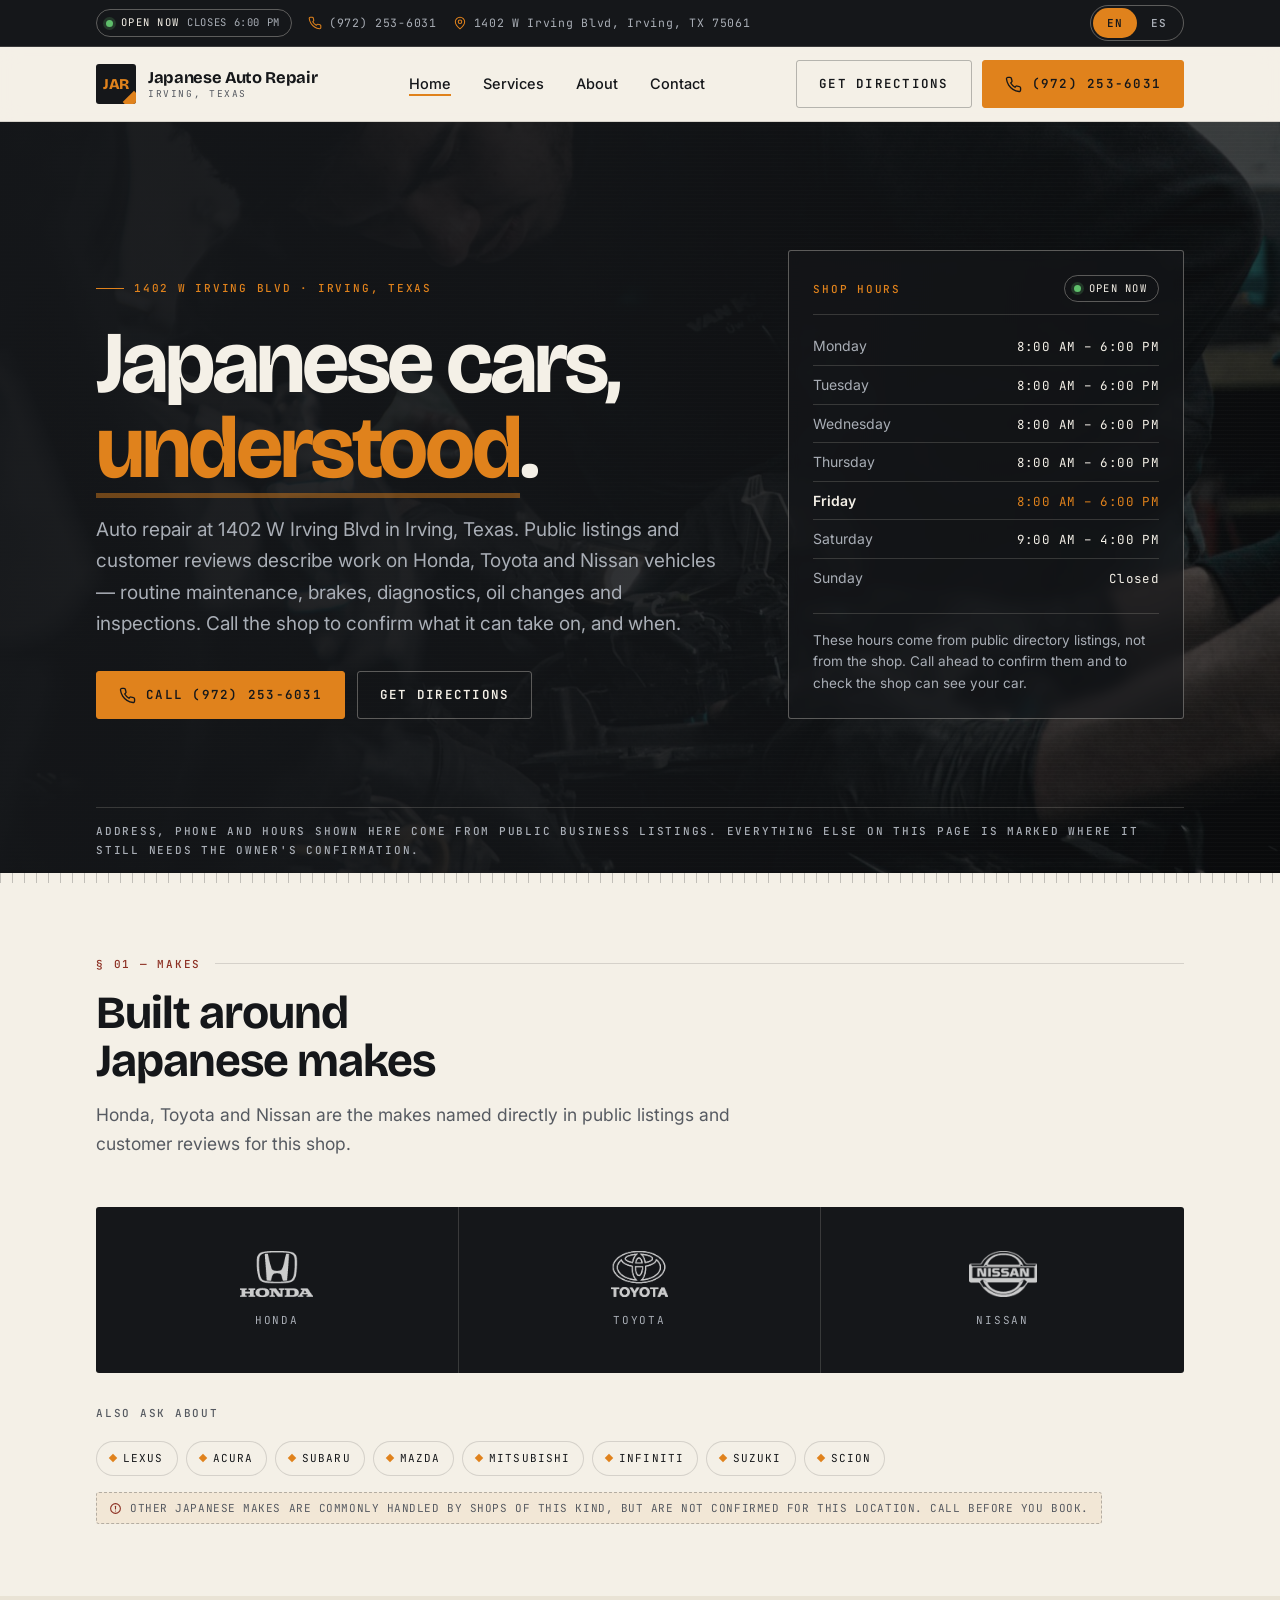
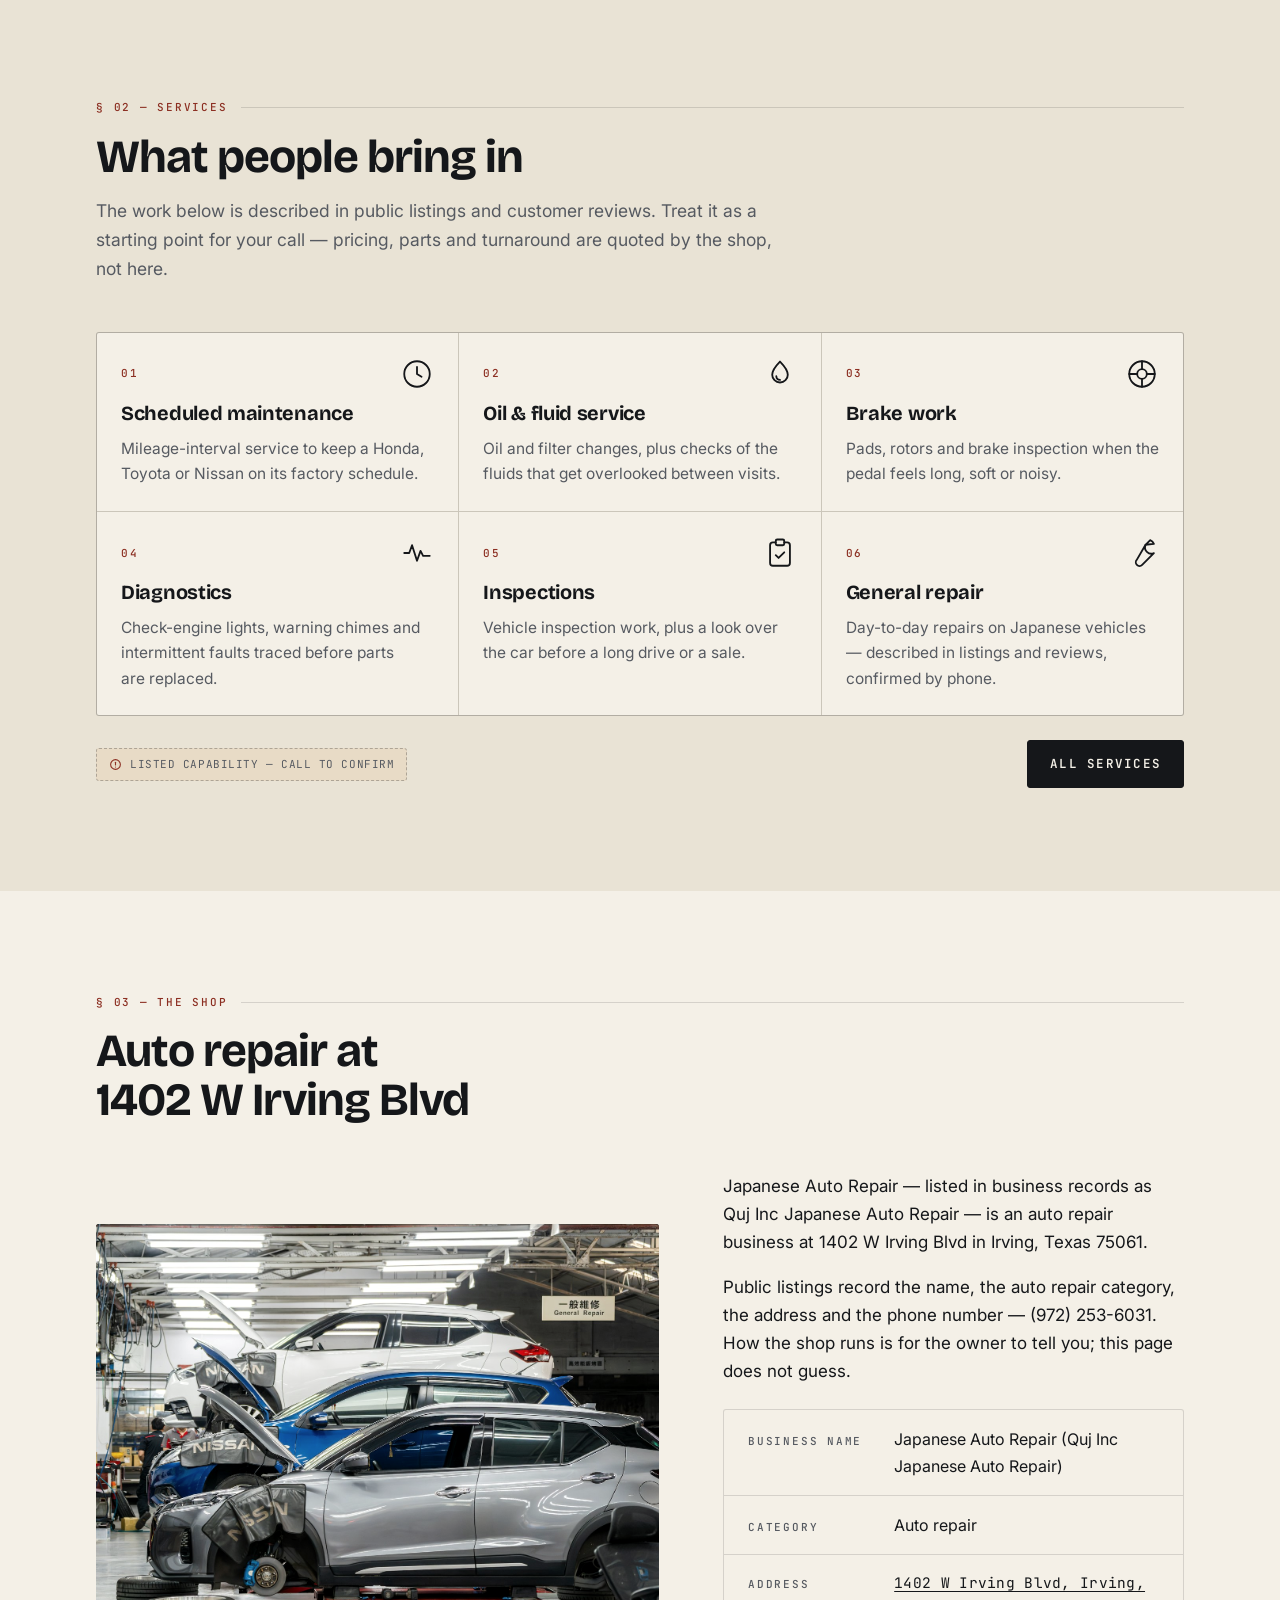
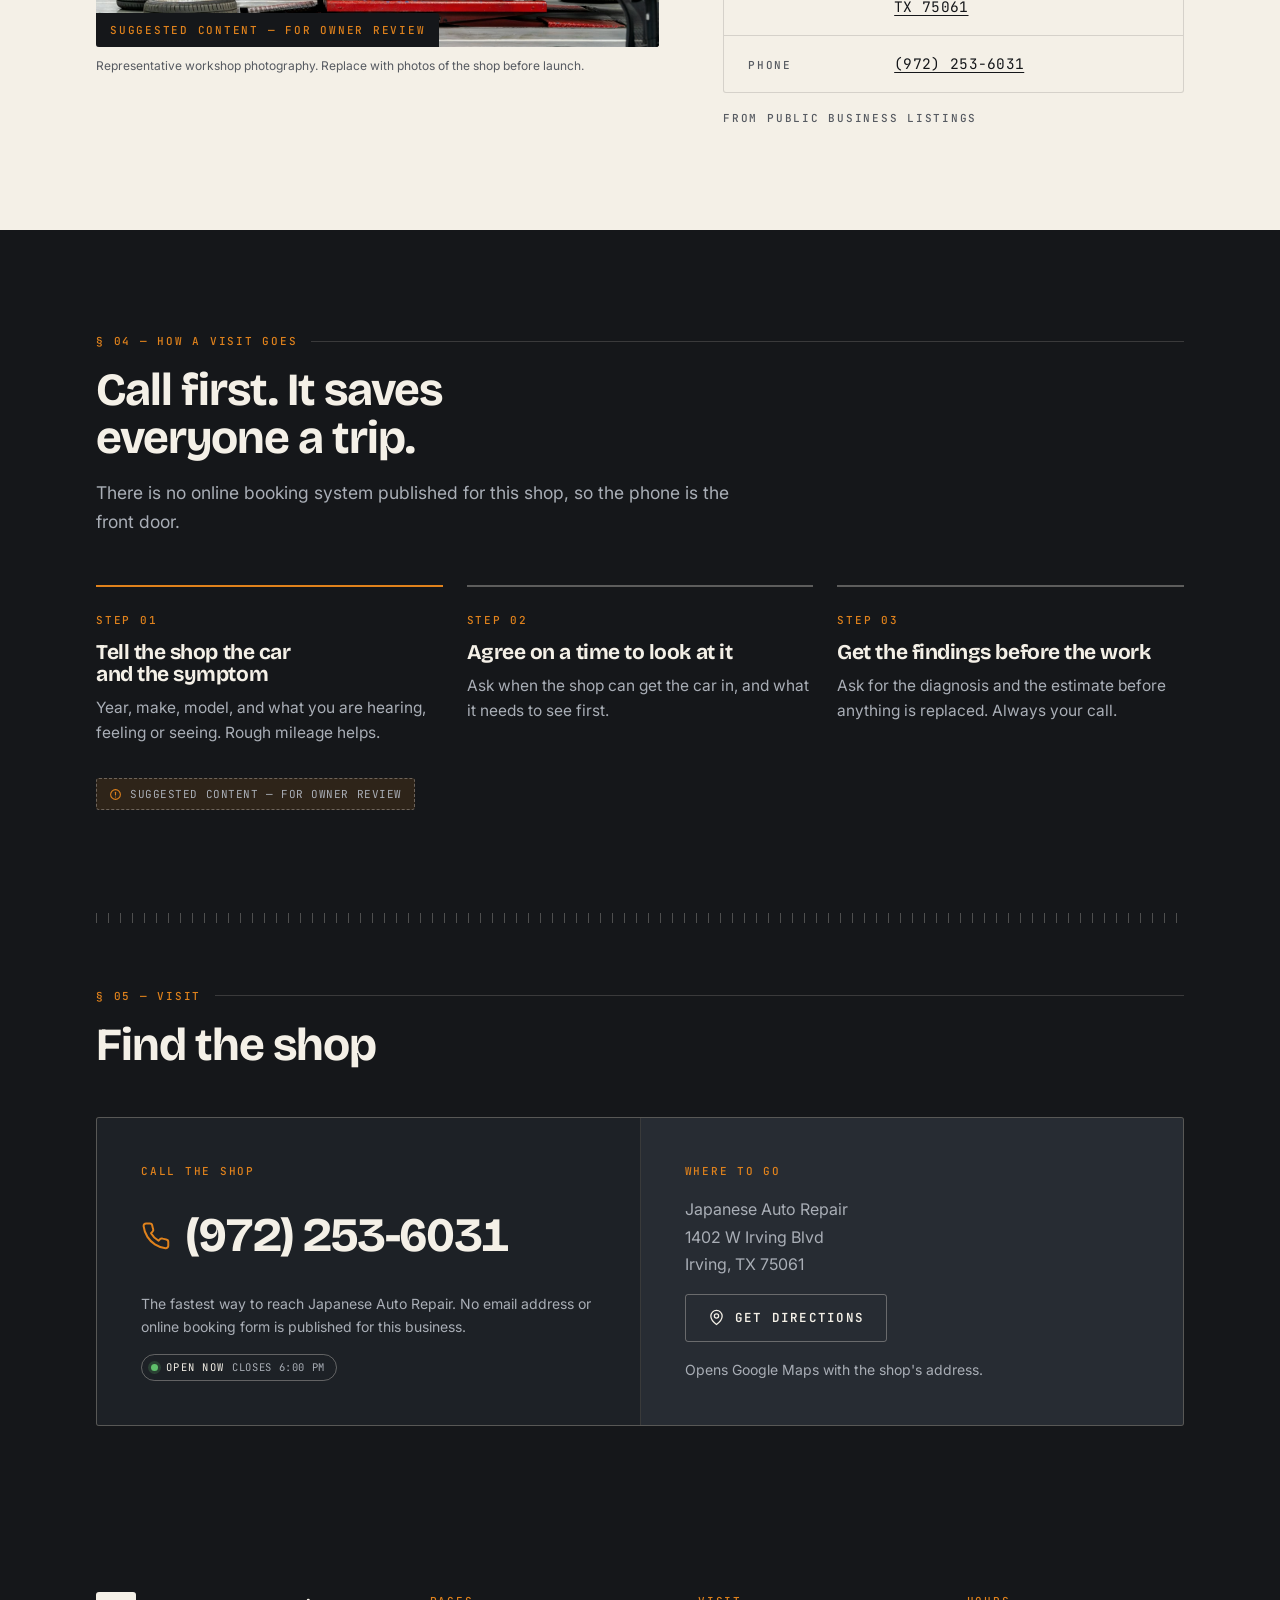
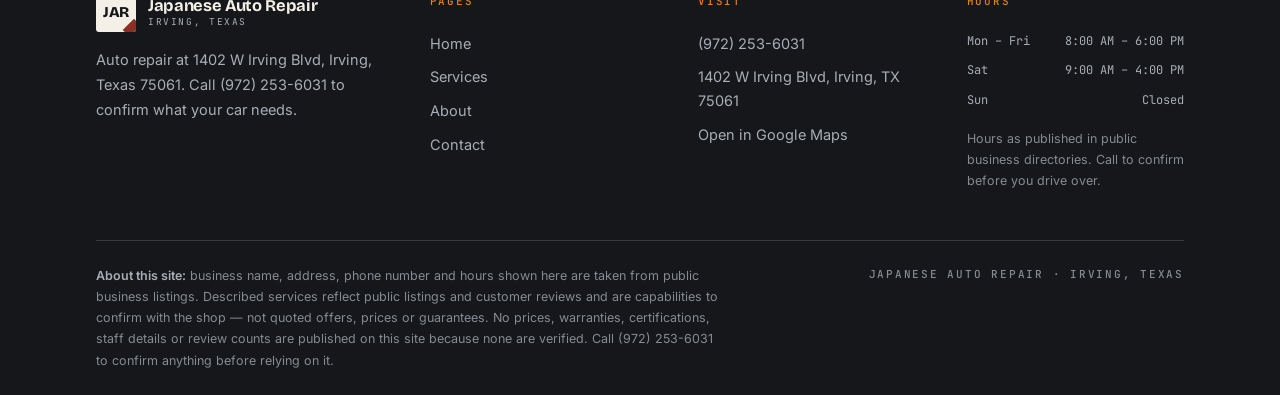
<file: index.html>
<!DOCTYPE html>
<html lang="en">
<head>
<meta charset="utf-8">
<meta name="viewport" content="width=device-width, initial-scale=1">
<title data-i18n="meta.home.title">Japanese Auto Repair — Honda, Toyota &amp; Nissan service in Irving, TX</title>
<meta name="description" data-i18n-content="meta.home.desc" content="Auto repair at 1402 W Irving Blvd, Irving, TX 75061. Public listings describe service for Japanese vehicles including Honda, Toyota and Nissan. Call (972) 253-6031.">
<meta name="theme-color" content="#15171a">
<link rel="icon" href="assets/img/favicon.svg" type="image/svg+xml">
<link rel="preconnect" href="https://fonts.googleapis.com">
<link rel="preconnect" href="https://fonts.gstatic.com" crossorigin>
<link rel="stylesheet" href="https://fonts.googleapis.com/css2?family=Bricolage+Grotesque:opsz,wght@12..96,400..800&amp;family=Inter:wght@400;500;600&amp;family=JetBrains+Mono:wght@400;500;600&amp;display=swap">
<link rel="stylesheet" href="assets/css/styles.css">
<script>try{var l=localStorage.getItem('jar-lang');if(l==='es'||l==='en'){document.documentElement.lang=l;}}catch(e){}</script>
</head>
<body>
<a class="skip-link" href="#main" data-i18n="skip">Skip to main content</a>

<!-- ============================ UTILITY BAR ============================ -->
<div class="utility">
  <div class="shell utility__inner">
    <div class="utility__facts">
      <span class="status" data-status data-state="closed">
        <span class="status__dot" aria-hidden="true"></span>
        <span data-status-text data-i18n="status.checking">Hours</span>
        <span class="status__note" data-status-note></span>
      </span>
      <a class="utility__fact" href="tel:+19722536031">
        <svg viewBox="0 0 24 24" fill="none" stroke="currentColor" stroke-width="1.8" stroke-linecap="round" stroke-linejoin="round" aria-hidden="true"><path d="M22 16.9v3a2 2 0 0 1-2.2 2 19.8 19.8 0 0 1-8.6-3.1 19.5 19.5 0 0 1-6-6A19.8 19.8 0 0 1 2.1 4.2 2 2 0 0 1 4.1 2h3a2 2 0 0 1 2 1.7c.1 1 .4 1.9.7 2.8a2 2 0 0 1-.5 2.1L8.1 9.9a16 16 0 0 0 6 6l1.3-1.3a2 2 0 0 1 2.1-.4c.9.3 1.8.6 2.8.7a2 2 0 0 1 1.7 2Z"/></svg>
        <span data-i18n="util.phone">(972) 253-6031</span>
      </a>
      <a class="utility__fact" href="https://www.google.com/maps/search/?api=1&amp;query=Japanese%20Auto%20Repair%201402%20W%20Irving%20Blvd%2C%20Irving%2C%20TX%2075061%2C%20USA" target="_blank" rel="noopener">
        <svg viewBox="0 0 24 24" fill="none" stroke="currentColor" stroke-width="1.8" stroke-linecap="round" stroke-linejoin="round" aria-hidden="true"><path d="M20 10c0 6-8 12-8 12s-8-6-8-12a8 8 0 0 1 16 0Z"/><circle cx="12" cy="10" r="3"/></svg>
        <span data-i18n="util.address">1402 W Irving Blvd, Irving, TX 75061</span>
      </a>
    </div>
    <div class="lang" role="group" data-i18n-aria-label="lang.label" aria-label="Language">
      <button type="button" class="lang__btn" data-lang-btn="en" aria-pressed="true" data-i18n-title="lang.enFull" title="Switch to English"><span data-i18n="lang.en">EN</span></button>
      <button type="button" class="lang__btn" data-lang-btn="es" aria-pressed="false" data-i18n-title="lang.esFull" title="Cambiar a español"><span data-i18n="lang.es">ES</span></button>
    </div>
  </div>
</div>

<!-- ============================== HEADER =============================== -->
<header class="header">
  <div class="shell header__inner">
    <a class="brand" href="index.html">
      <span class="brand__mark" aria-hidden="true">JAR</span>
      <span class="brand__text">
        <span class="brand__name" data-i18n="brand.name">Japanese Auto Repair</span>
        <span class="brand__sub" data-i18n="brand.sub">Irving, Texas</span>
      </span>
    </a>

    <nav class="nav" data-i18n-aria-label="nav.menu" aria-label="Menu">
      <a class="nav__link" href="index.html" aria-current="page" data-i18n="nav.home">Home</a>
      <a class="nav__link" href="services.html" data-i18n="nav.services">Services</a>
      <a class="nav__link" href="about.html" data-i18n="nav.about">About</a>
      <a class="nav__link" href="contact.html" data-i18n="nav.contact">Contact</a>
    </nav>

    <div class="header__cta">
      <a class="btn btn--ghost" href="https://www.google.com/maps/search/?api=1&amp;query=Japanese%20Auto%20Repair%201402%20W%20Irving%20Blvd%2C%20Irving%2C%20TX%2075061%2C%20USA" target="_blank" rel="noopener" data-i18n="cta.directions">Get directions</a>
      <a class="btn btn--amber" href="tel:+19722536031">
        <svg viewBox="0 0 24 24" fill="none" stroke="currentColor" stroke-width="1.9" stroke-linecap="round" stroke-linejoin="round" aria-hidden="true"><path d="M22 16.9v3a2 2 0 0 1-2.2 2 19.8 19.8 0 0 1-8.6-3.1 19.5 19.5 0 0 1-6-6A19.8 19.8 0 0 1 2.1 4.2 2 2 0 0 1 4.1 2h3a2 2 0 0 1 2 1.7c.1 1 .4 1.9.7 2.8a2 2 0 0 1-.5 2.1L8.1 9.9a16 16 0 0 0 6 6l1.3-1.3a2 2 0 0 1 2.1-.4c.9.3 1.8.6 2.8.7a2 2 0 0 1 1.7 2Z"/></svg>
        <span data-i18n="util.phone">(972) 253-6031</span>
      </a>
      <button type="button" class="burger" data-burger aria-expanded="false" aria-controls="drawer" data-i18n-aria-label="nav.open" aria-label="Open menu">
        <span class="burger__bars" aria-hidden="true"><span></span><span></span><span></span></span>
      </button>
    </div>
  </div>

  <div class="drawer" id="drawer" data-drawer data-open="false">
    <div class="shell">
      <ul class="drawer__list">
        <li><a class="drawer__link" href="index.html" aria-current="page"><span data-i18n="nav.home">Home</span><span class="label">01</span></a></li>
        <li><a class="drawer__link" href="services.html"><span data-i18n="nav.services">Services</span><span class="label">02</span></a></li>
        <li><a class="drawer__link" href="about.html"><span data-i18n="nav.about">About</span><span class="label">03</span></a></li>
        <li><a class="drawer__link" href="contact.html"><span data-i18n="nav.contact">Contact</span><span class="label">04</span></a></li>
      </ul>
      <div class="drawer__actions">
        <a class="btn btn--amber" href="tel:+19722536031" data-i18n="cta.callNow">Call (972) 253-6031</a>
        <a class="btn btn--ghost" href="https://www.google.com/maps/search/?api=1&amp;query=Japanese%20Auto%20Repair%201402%20W%20Irving%20Blvd%2C%20Irving%2C%20TX%2075061%2C%20USA" target="_blank" rel="noopener" data-i18n="cta.directions">Get directions</a>
      </div>
    </div>
  </div>
</header>

<main id="main">

<!-- =============================== HERO ================================ -->
<section class="hero">
  <div class="hero__media">
    <img src="assets/img/hero-engine-bay.jpg" alt="" aria-hidden="true" fetchpriority="high" width="1600" height="1067">
  </div>
  <div class="hero__scrim" aria-hidden="true"></div>

  <div class="shell hero__inner">
    <div>
      <p class="label hero__eyebrow" data-i18n="home.hero.eyebrow">1402 W Irving Blvd · Irving, Texas</p>
      <h1 class="hero__title" data-i18n-html="home.hero.title">Japanese cars,<br><em>understood</em>.</h1>
      <p class="hero__lede" data-i18n="home.hero.lede">Auto repair at 1402 W Irving Blvd in Irving, Texas. Public listings and customer reviews describe work on Honda, Toyota and Nissan vehicles — routine maintenance, brakes, diagnostics, oil changes and inspections. Call the shop to confirm what it can take on, and when.</p>
      <div class="hero__actions">
        <a class="btn btn--amber" href="tel:+19722536031">
          <svg viewBox="0 0 24 24" fill="none" stroke="currentColor" stroke-width="1.9" stroke-linecap="round" stroke-linejoin="round" aria-hidden="true"><path d="M22 16.9v3a2 2 0 0 1-2.2 2 19.8 19.8 0 0 1-8.6-3.1 19.5 19.5 0 0 1-6-6A19.8 19.8 0 0 1 2.1 4.2 2 2 0 0 1 4.1 2h3a2 2 0 0 1 2 1.7c.1 1 .4 1.9.7 2.8a2 2 0 0 1-.5 2.1L8.1 9.9a16 16 0 0 0 6 6l1.3-1.3a2 2 0 0 1 2.1-.4c.9.3 1.8.6 2.8.7a2 2 0 0 1 1.7 2Z"/></svg>
          <span data-i18n="cta.callNow">Call (972) 253-6031</span>
        </a>
        <a class="btn btn--ghost-ink" href="https://www.google.com/maps/search/?api=1&amp;query=Japanese%20Auto%20Repair%201402%20W%20Irving%20Blvd%2C%20Irving%2C%20TX%2075061%2C%20USA" target="_blank" rel="noopener" data-i18n="cta.directions">Get directions</a>
      </div>
    </div>

    <aside class="spec">
      <div class="spec__head">
        <span class="label" data-i18n="home.hero.specTitle">Shop hours</span>
        <span class="status" data-status data-state="closed">
          <span class="status__dot" aria-hidden="true"></span>
          <span data-status-text data-i18n="status.checking">Hours</span>
        </span>
      </div>
      <ul class="hours">
        <li data-day="1"><span class="hours__day" data-i18n="hours.mon">Monday</span><span class="hours__time" data-i18n="hours.weekdayTime">8:00 AM – 6:00 PM</span></li>
        <li data-day="2"><span class="hours__day" data-i18n="hours.tue">Tuesday</span><span class="hours__time" data-i18n="hours.weekdayTime">8:00 AM – 6:00 PM</span></li>
        <li data-day="3"><span class="hours__day" data-i18n="hours.wed">Wednesday</span><span class="hours__time" data-i18n="hours.weekdayTime">8:00 AM – 6:00 PM</span></li>
        <li data-day="4"><span class="hours__day" data-i18n="hours.thu">Thursday</span><span class="hours__time" data-i18n="hours.weekdayTime">8:00 AM – 6:00 PM</span></li>
        <li data-day="5"><span class="hours__day" data-i18n="hours.fri">Friday</span><span class="hours__time" data-i18n="hours.weekdayTime">8:00 AM – 6:00 PM</span></li>
        <li data-day="6"><span class="hours__day" data-i18n="hours.sat">Saturday</span><span class="hours__time" data-i18n="hours.satTime">9:00 AM – 4:00 PM</span></li>
        <li data-day="0"><span class="hours__day" data-i18n="hours.sun">Sunday</span><span class="hours__time" data-i18n="hours.closed">Closed</span></li>
      </ul>
      <p class="spec__foot" data-i18n="home.hero.specFoot">These hours come from public directory listings, not from the shop. Call ahead to confirm them and to check the shop can see your car.</p>
    </aside>
  </div>

  <div class="shell">
    <p class="label hero__source" data-i18n="home.hero.source">Address, phone and hours shown here come from public business listings. Everything else on this page is marked where it still needs the owner's confirmation.</p>
  </div>
</section>

<div class="ticks" aria-hidden="true"></div>

<!-- ============================== MARQUES ============================== -->
<section class="section section--tight">
  <div class="shell">
    <div class="section-head reveal">
      <span class="label section-head__index" data-i18n="home.marques.index">§ 01 — Makes</span>
      <h2 class="section-head__title" data-i18n="home.marques.title">Built around Japanese makes</h2>
      <p class="section-head__lede" data-i18n="home.marques.lede">Honda, Toyota and Nissan are the makes named directly in public listings and customer reviews for this shop.</p>
    </div>

    <div class="marques__grid reveal">
      <div class="marque">
        <img src="assets/brands/honda.png" alt="Honda" width="120" height="42" loading="lazy">
        <span class="marque__name">Honda</span>
      </div>
      <div class="marque">
        <img src="assets/brands/toyota.png" alt="Toyota" width="120" height="42" loading="lazy">
        <span class="marque__name">Toyota</span>
      </div>
      <div class="marque">
        <img src="assets/brands/nissan.png" alt="Nissan" width="120" height="42" loading="lazy">
        <span class="marque__name">Nissan</span>
      </div>
    </div>

    <div class="reveal" style="margin-top:var(--s-5)">
      <span class="label" style="color:var(--text-on-paper-soft)" data-i18n="home.marques.otherLabel">Also ask about</span>
      <div class="marques__more">
        <span class="chip">Lexus</span>
        <span class="chip">Acura</span>
        <span class="chip">Subaru</span>
        <span class="chip">Mazda</span>
        <span class="chip">Mitsubishi</span>
        <span class="chip">Infiniti</span>
        <span class="chip">Suzuki</span>
        <span class="chip">Scion</span>
      </div>
      <p class="unverified" style="margin-top:var(--s-4)">
        <svg viewBox="0 0 24 24" fill="none" stroke="currentColor" stroke-width="2" stroke-linecap="round" aria-hidden="true"><circle cx="12" cy="12" r="9"/><path d="M12 8v5"/><path d="M12 16.5v.01"/></svg>
        <span data-i18n="home.marques.note">Other Japanese makes are commonly handled by shops of this kind, but are not confirmed for this location. Call before you book.</span>
      </p>
    </div>
  </div>
</section>

<!-- ============================== SERVICES ============================= -->
<section class="section section--band">
  <div class="shell">
    <div class="section-head reveal">
      <span class="label section-head__index" data-i18n="home.services.index">§ 02 — Services</span>
      <h2 class="section-head__title" data-i18n="home.services.title">What people bring in</h2>
      <p class="section-head__lede" data-i18n="home.services.lede">The work below is described in public listings and customer reviews. Treat it as a starting point for your call — pricing, parts and turnaround are quoted by the shop, not here.</p>
    </div>

    <div class="cards reveal">
      <article class="card">
        <div class="card__top">
          <span class="label card__num">01</span>
          <span class="card__icon"><svg viewBox="0 0 24 24" fill="none" stroke="currentColor" stroke-linecap="round" stroke-linejoin="round" aria-hidden="true"><circle cx="12" cy="12" r="9"/><path d="M12 7v5l3.2 1.9"/></svg></span>
        </div>
        <h3 class="card__title" data-i18n="svc.maint.title">Scheduled maintenance</h3>
        <p class="card__body" data-i18n="svc.maint.body">Mileage-interval service to keep a Honda, Toyota or Nissan on its factory schedule.</p>
      </article>

      <article class="card">
        <div class="card__top">
          <span class="label card__num">02</span>
          <span class="card__icon"><svg viewBox="0 0 24 24" fill="none" stroke="currentColor" stroke-linecap="round" stroke-linejoin="round" aria-hidden="true"><path d="M12 3.2s5.5 5.6 5.5 9.3a5.5 5.5 0 0 1-11 0C6.5 8.8 12 3.2 12 3.2Z"/><path d="M9.4 13.6a2.7 2.7 0 0 0 2.6 2.6"/></svg></span>
        </div>
        <h3 class="card__title" data-i18n="svc.oil.title">Oil &amp; fluid service</h3>
        <p class="card__body" data-i18n="svc.oil.body">Oil and filter changes, plus checks of the fluids that get overlooked between visits.</p>
      </article>

      <article class="card">
        <div class="card__top">
          <span class="label card__num">03</span>
          <span class="card__icon"><svg viewBox="0 0 24 24" fill="none" stroke="currentColor" stroke-linecap="round" stroke-linejoin="round" aria-hidden="true"><circle cx="12" cy="12" r="9"/><circle cx="12" cy="12" r="3.4"/><path d="M12 3v5.6M21 12h-5.6M12 21v-5.6M3 12h5.6"/></svg></span>
        </div>
        <h3 class="card__title" data-i18n="svc.brakes.title">Brake work</h3>
        <p class="card__body" data-i18n="svc.brakes.body">Pads, rotors and brake inspection when the pedal feels long, soft or noisy.</p>
      </article>

      <article class="card">
        <div class="card__top">
          <span class="label card__num">04</span>
          <span class="card__icon"><svg viewBox="0 0 24 24" fill="none" stroke="currentColor" stroke-linecap="round" stroke-linejoin="round" aria-hidden="true"><path d="M3 12h3.5l2-5.5 3.5 11 2.5-7 1.8 3.5H21"/></svg></span>
        </div>
        <h3 class="card__title" data-i18n="svc.diag.title">Diagnostics</h3>
        <p class="card__body" data-i18n="svc.diag.body">Check-engine lights, warning chimes and intermittent faults traced before parts are replaced.</p>
      </article>

      <article class="card">
        <div class="card__top">
          <span class="label card__num">05</span>
          <span class="card__icon"><svg viewBox="0 0 24 24" fill="none" stroke="currentColor" stroke-linecap="round" stroke-linejoin="round" aria-hidden="true"><path d="M9 4.5H7a2 2 0 0 0-2 2V19a2 2 0 0 0 2 2h10a2 2 0 0 0 2-2V6.5a2 2 0 0 0-2-2h-2"/><rect x="9" y="2.5" width="6" height="4" rx="1"/><path d="m9 13.5 2 2 4-4"/></svg></span>
        </div>
        <h3 class="card__title" data-i18n="svc.insp.title">Inspections</h3>
        <p class="card__body" data-i18n="svc.insp.body">Vehicle inspection work, plus a look over the car before a long drive or a sale.</p>
      </article>

      <article class="card">
        <div class="card__top">
          <span class="label card__num">06</span>
          <span class="card__icon"><svg viewBox="0 0 24 24" fill="none" stroke="currentColor" stroke-linecap="round" stroke-linejoin="round" aria-hidden="true"><path d="M14.5 6.2a4.5 4.5 0 0 0 5.9 5.9l-8.3 8.3a2.6 2.6 0 0 1-3.7-3.7Z"/><path d="M14.5 6.2 17.8 2.9a4.5 4.5 0 0 1 2.6 2.6Z"/></svg></span>
        </div>
        <h3 class="card__title" data-i18n="svc.repair.title">General repair</h3>
        <p class="card__body" data-i18n="svc.repair.body">Day-to-day repairs on Japanese vehicles — described in listings and reviews, confirmed by phone.</p>
      </article>
    </div>

    <div class="reveal" style="margin-top:var(--s-5);display:flex;flex-wrap:wrap;gap:var(--s-4);align-items:center;justify-content:space-between">
      <p class="unverified" style="margin:0">
        <svg viewBox="0 0 24 24" fill="none" stroke="currentColor" stroke-width="2" stroke-linecap="round" aria-hidden="true"><circle cx="12" cy="12" r="9"/><path d="M12 8v5"/><path d="M12 16.5v.01"/></svg>
        <span data-i18n="mark.confirm">Listed capability — call to confirm</span>
      </p>
      <a class="btn btn--ink" href="services.html" data-i18n="cta.allServices">All services</a>
    </div>
  </div>
</section>

<!-- ============================== THE SHOP ============================= -->
<section class="section">
  <div class="shell">
    <div class="section-head reveal">
      <span class="label section-head__index" data-i18n="home.shop.index">§ 03 — The shop</span>
      <h2 class="section-head__title" data-i18n="home.shop.title">Auto repair at 1402 W Irving Blvd</h2>
    </div>

    <div class="split split--wide-left">
      <div class="reveal">
        <figure style="margin:0">
          <div class="frame">
            <img src="assets/img/shop-bays.jpg" data-i18n-alt="alt.shopBays" alt="Cars being worked on inside a repair workshop" loading="lazy" width="1600" height="1067">
            <span class="label frame__tag" data-i18n="mark.suggested">Suggested content — for owner review</span>
          </div>
          <figcaption class="frame__caption" data-i18n="home.shop.caption">Representative workshop photography. Replace with photos of the shop before launch.</figcaption>
        </figure>
      </div>

      <div class="reveal">
        <p data-i18n="home.shop.p1">Japanese Auto Repair — listed in business records as Quj Inc Japanese Auto Repair — is an auto repair business at 1402 W Irving Blvd in Irving, Texas 75061.</p>
        <p data-i18n="home.shop.p2">Public listings record the name, the auto repair category, the address and the phone number — (972) 253-6031. How the shop runs is for the owner to tell you; this page does not guess.</p>

        <div class="ledger" style="margin-top:var(--s-5)">
          <div class="ledger__row">
            <span class="label ledger__key" data-i18n="home.ledger.name">Business name</span>
            <span class="ledger__val" data-i18n="home.ledger.nameVal">Japanese Auto Repair (Quj Inc Japanese Auto Repair)</span>
          </div>
          <div class="ledger__row">
            <span class="label ledger__key" data-i18n="home.ledger.type">Category</span>
            <span class="ledger__val" data-i18n="home.ledger.typeVal">Auto repair</span>
          </div>
          <div class="ledger__row">
            <span class="label ledger__key" data-i18n="home.ledger.addr">Address</span>
            <span class="ledger__val ledger__val--mono"><a href="https://www.google.com/maps/search/?api=1&amp;query=Japanese%20Auto%20Repair%201402%20W%20Irving%20Blvd%2C%20Irving%2C%20TX%2075061%2C%20USA" target="_blank" rel="noopener" data-i18n="util.address">1402 W Irving Blvd, Irving, TX 75061</a></span>
          </div>
          <div class="ledger__row">
            <span class="label ledger__key" data-i18n="home.ledger.phone">Phone</span>
            <span class="ledger__val ledger__val--mono"><a href="tel:+19722536031" data-i18n="util.phone">(972) 253-6031</a></span>
          </div>
        </div>

        <p class="label" style="margin-top:var(--s-4);color:var(--text-on-paper-soft)" data-i18n="mark.verified">From public business listings</p>
      </div>
    </div>
  </div>
</section>

<!-- =============================== STEPS =============================== -->
<section class="section section--ink">
  <div class="shell">
    <div class="section-head reveal">
      <span class="label section-head__index" data-i18n="home.steps.index">§ 04 — How a visit goes</span>
      <h2 class="section-head__title" data-i18n="home.steps.title">Call first. It saves everyone a trip.</h2>
      <p class="section-head__lede" data-i18n="home.steps.lede">There is no online booking system published for this shop, so the phone is the front door.</p>
    </div>

    <div class="steps reveal">
      <article class="step">
        <span class="label step__num" data-i18n="home.step1.num">Step 01</span>
        <h3 class="step__title" data-i18n="home.step1.title">Tell the shop the car and the symptom</h3>
        <p class="step__body" data-i18n="home.step1.body">Year, make, model, and what you are hearing, feeling or seeing. Rough mileage helps.</p>
      </article>
      <article class="step">
        <span class="label step__num" data-i18n="home.step2.num">Step 02</span>
        <h3 class="step__title" data-i18n="home.step2.title">Agree on a time to look at it</h3>
        <p class="step__body" data-i18n="home.step2.body">Ask when the shop can get the car in, and what it needs to see first.</p>
      </article>
      <article class="step">
        <span class="label step__num" data-i18n="home.step3.num">Step 03</span>
        <h3 class="step__title" data-i18n="home.step3.title">Get the findings before the work</h3>
        <p class="step__body" data-i18n="home.step3.body">Ask for the diagnosis and the estimate before anything is replaced. Always your call.</p>
      </article>
    </div>

    <p class="unverified reveal" style="margin-top:var(--s-6)">
      <svg viewBox="0 0 24 24" fill="none" stroke="currentColor" stroke-width="2" stroke-linecap="round" aria-hidden="true"><circle cx="12" cy="12" r="9"/><path d="M12 8v5"/><path d="M12 16.5v.01"/></svg>
      <span data-i18n="mark.suggested">Suggested content — for owner review</span>
    </p>
  </div>
</section>

<!-- ============================== VISIT ================================ -->
<section class="section section--ink" style="padding-top:0">
  <div class="shell">
    <div class="ticks ticks--ink" aria-hidden="true" style="margin-bottom:var(--s-8)"></div>

    <div class="section-head reveal">
      <span class="label section-head__index" data-i18n="home.call.index">§ 05 — Visit</span>
      <h2 class="section-head__title" data-i18n="home.call.title">Find the shop</h2>
    </div>

    <div class="call reveal">
      <div class="call__cell">
        <span class="label" style="color:var(--amber)" data-i18n="home.call.callTitle">Call the shop</span>
        <a class="call__number" href="tel:+19722536031">
          <svg viewBox="0 0 24 24" fill="none" stroke="currentColor" stroke-width="1.6" stroke-linecap="round" stroke-linejoin="round" aria-hidden="true"><path d="M22 16.9v3a2 2 0 0 1-2.2 2 19.8 19.8 0 0 1-8.6-3.1 19.5 19.5 0 0 1-6-6A19.8 19.8 0 0 1 2.1 4.2 2 2 0 0 1 4.1 2h3a2 2 0 0 1 2 1.7c.1 1 .4 1.9.7 2.8a2 2 0 0 1-.5 2.1L8.1 9.9a16 16 0 0 0 6 6l1.3-1.3a2 2 0 0 1 2.1-.4c.9.3 1.8.6 2.8.7a2 2 0 0 1 1.7 2Z"/></svg>
          <span data-i18n="util.phone">(972) 253-6031</span>
        </a>
        <p class="call__note" data-i18n="home.call.callNote">The fastest way to reach Japanese Auto Repair. No email address or online booking form is published for this business.</p>
        <span class="status" data-status data-state="closed" style="align-self:flex-start">
          <span class="status__dot" aria-hidden="true"></span>
          <span data-status-text data-i18n="status.checking">Hours</span>
          <span class="status__note" data-status-note></span>
        </span>
      </div>

      <div class="call__cell call__cell--accent">
        <span class="label" style="color:var(--amber)" data-i18n="home.call.whereTitle">Where to go</span>
        <address class="call__address">
          <span data-i18n="brand.name">Japanese Auto Repair</span><br>
          1402 W Irving Blvd<br>
          Irving, TX 75061
        </address>
        <a class="btn btn--ghost-ink" style="align-self:flex-start" href="https://www.google.com/maps/search/?api=1&amp;query=Japanese%20Auto%20Repair%201402%20W%20Irving%20Blvd%2C%20Irving%2C%20TX%2075061%2C%20USA" target="_blank" rel="noopener">
          <svg viewBox="0 0 24 24" fill="none" stroke="currentColor" stroke-width="1.8" stroke-linecap="round" stroke-linejoin="round" aria-hidden="true"><path d="M20 10c0 6-8 12-8 12s-8-6-8-12a8 8 0 0 1 16 0Z"/><circle cx="12" cy="10" r="3"/></svg>
          <span data-i18n="cta.directions">Get directions</span>
        </a>
        <p class="call__note" data-i18n="home.call.mapNote">Opens Google Maps with the shop's address.</p>
      </div>
    </div>
  </div>
</section>

</main>

<!-- =============================== FOOTER ============================== -->
<footer class="footer">
  <div class="shell">
    <div class="footer__grid">
      <div class="footer__brand">
        <span class="brand">
          <span class="brand__mark" aria-hidden="true">JAR</span>
          <span class="brand__text">
            <span class="brand__name" data-i18n="brand.name">Japanese Auto Repair</span>
            <span class="brand__sub" data-i18n="brand.sub">Irving, Texas</span>
          </span>
        </span>
        <p class="footer__blurb" data-i18n="footer.blurb">Auto repair at 1402 W Irving Blvd, Irving, Texas 75061. Call (972) 253-6031 to confirm what your car needs.</p>
      </div>

      <div>
        <span class="label footer__col-title" data-i18n="footer.explore">Pages</span>
        <ul class="footer__list">
          <li><a href="index.html" data-i18n="nav.home">Home</a></li>
          <li><a href="services.html" data-i18n="nav.services">Services</a></li>
          <li><a href="about.html" data-i18n="nav.about">About</a></li>
          <li><a href="contact.html" data-i18n="nav.contact">Contact</a></li>
        </ul>
      </div>

      <div>
        <span class="label footer__col-title" data-i18n="footer.visit">Visit</span>
        <ul class="footer__list">
          <li><a href="tel:+19722536031" data-i18n="util.phone">(972) 253-6031</a></li>
          <li><a href="https://www.google.com/maps/search/?api=1&amp;query=Japanese%20Auto%20Repair%201402%20W%20Irving%20Blvd%2C%20Irving%2C%20TX%2075061%2C%20USA" target="_blank" rel="noopener" data-i18n="util.address">1402 W Irving Blvd, Irving, TX 75061</a></li>
          <li><a href="https://www.google.com/maps/search/?api=1&amp;query=Japanese%20Auto%20Repair%201402%20W%20Irving%20Blvd%2C%20Irving%2C%20TX%2075061%2C%20USA" target="_blank" rel="noopener" data-i18n="footer.mapLink">Open in Google Maps</a></li>
        </ul>
      </div>

      <div>
        <span class="label footer__col-title" data-i18n="footer.hours">Hours</span>
        <ul class="footer__hours">
          <li data-day="1"><span data-i18n="hours.weekdays">Mon – Fri</span><span data-i18n="hours.weekdayTime">8:00 AM – 6:00 PM</span></li>
          <li data-day="6"><span data-i18n="hours.satShort">Sat</span><span data-i18n="hours.satTime">9:00 AM – 4:00 PM</span></li>
          <li data-day="0"><span data-i18n="hours.sunShort">Sun</span><span data-i18n="hours.closed">Closed</span></li>
        </ul>
        <p class="footer__disclaimer" style="margin-top:var(--s-3)" data-i18n="hours.source">Hours as published in public business directories. Call to confirm before you drive over.</p>
      </div>
    </div>

    <div class="footer__bottom">
      <p class="footer__disclaimer" data-i18n-html="footer.disclaimer"><strong>About this site:</strong> business name, address, phone number and hours shown here are taken from public business listings.</p>
      <p class="label" style="color:#868b93" data-i18n="footer.rights">Japanese Auto Repair · Irving, Texas</p>
    </div>
  </div>
</footer>

<script src="assets/js/i18n.js"></script>
<script src="assets/js/site.js"></script>
</body>
</html>
</file>
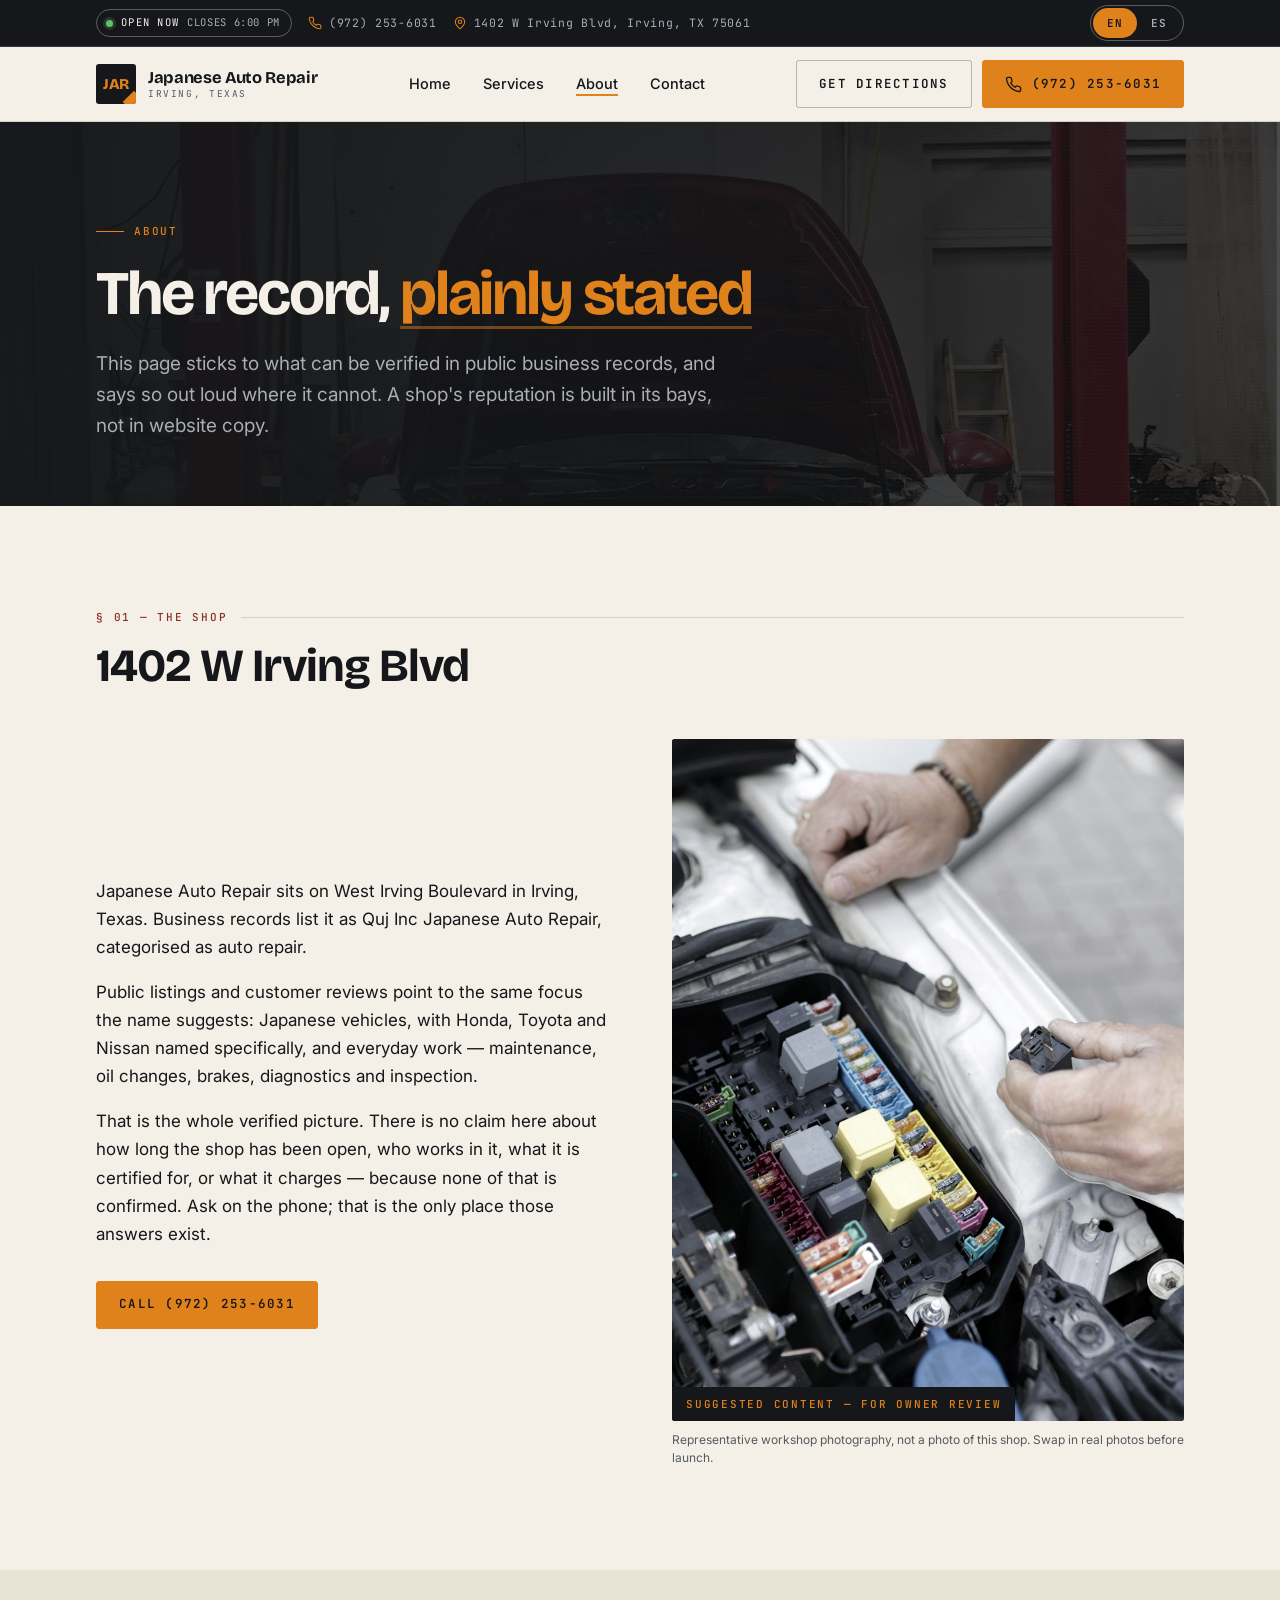
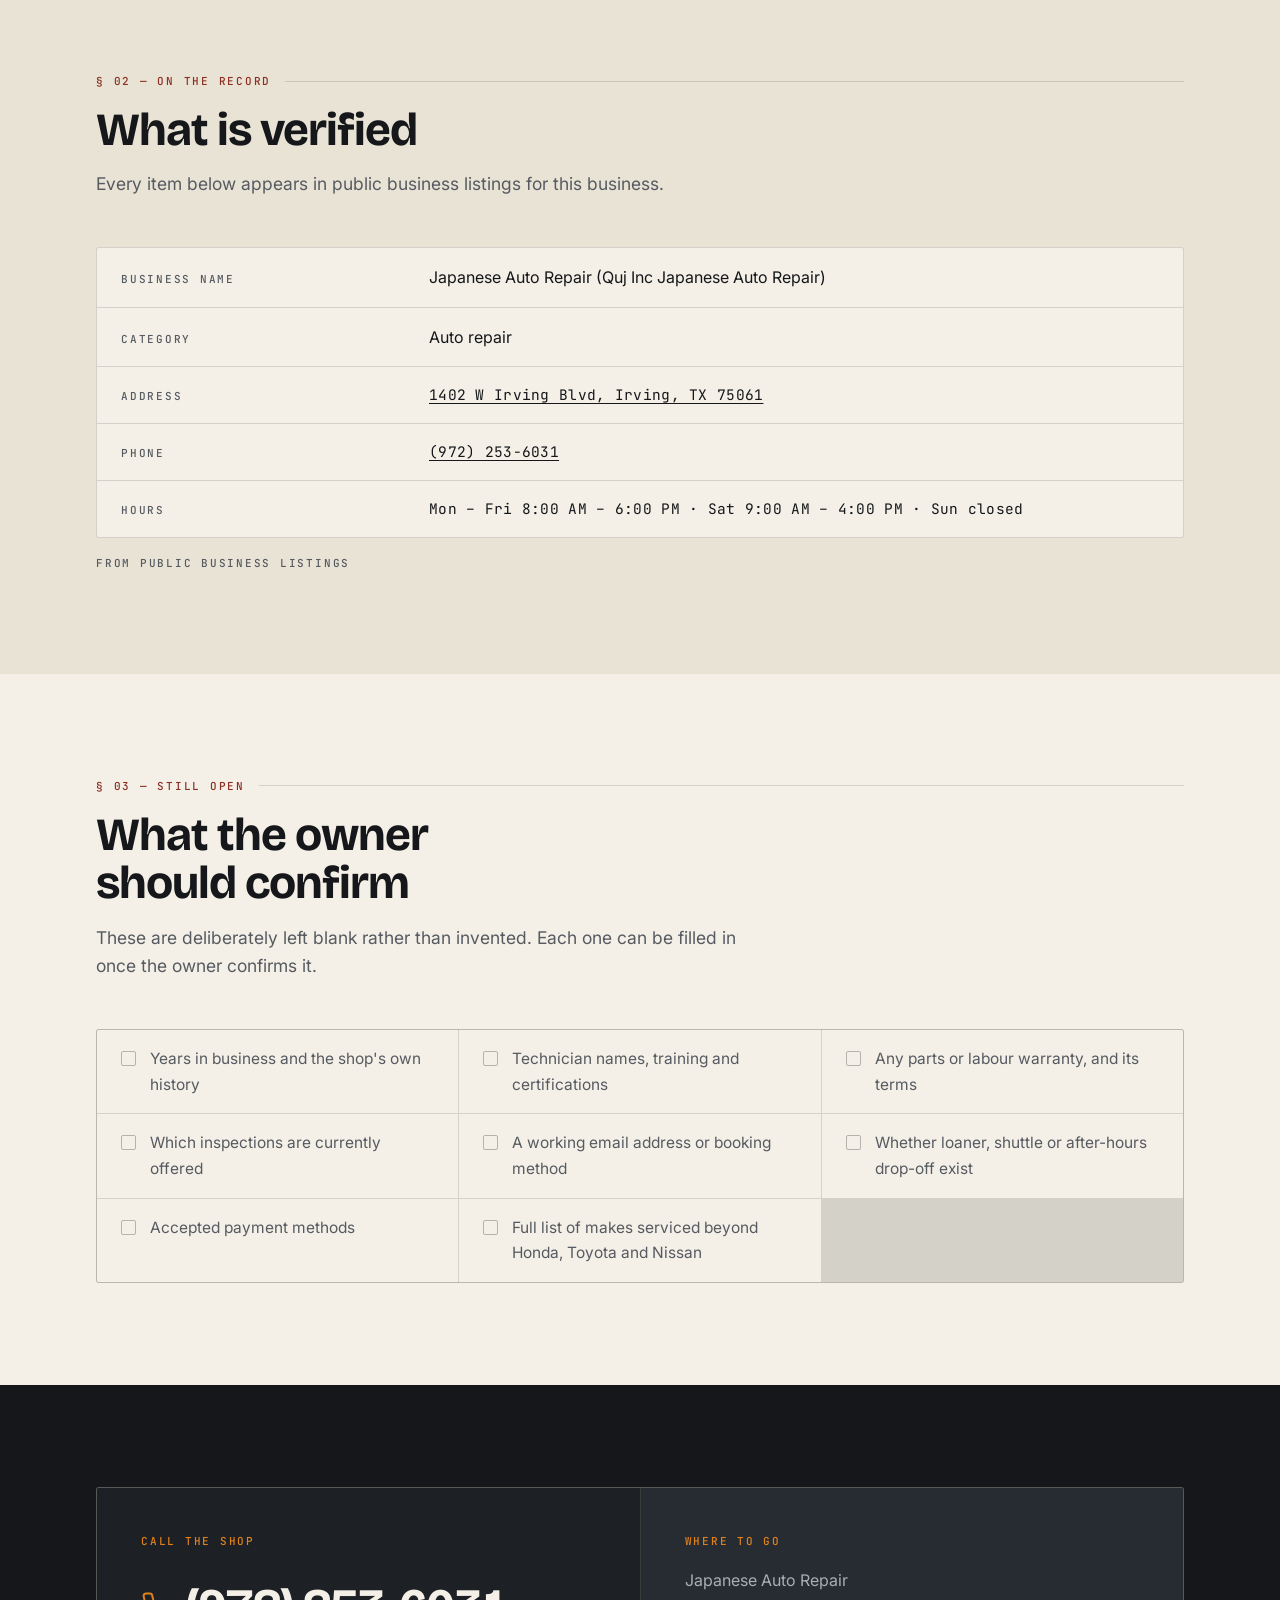
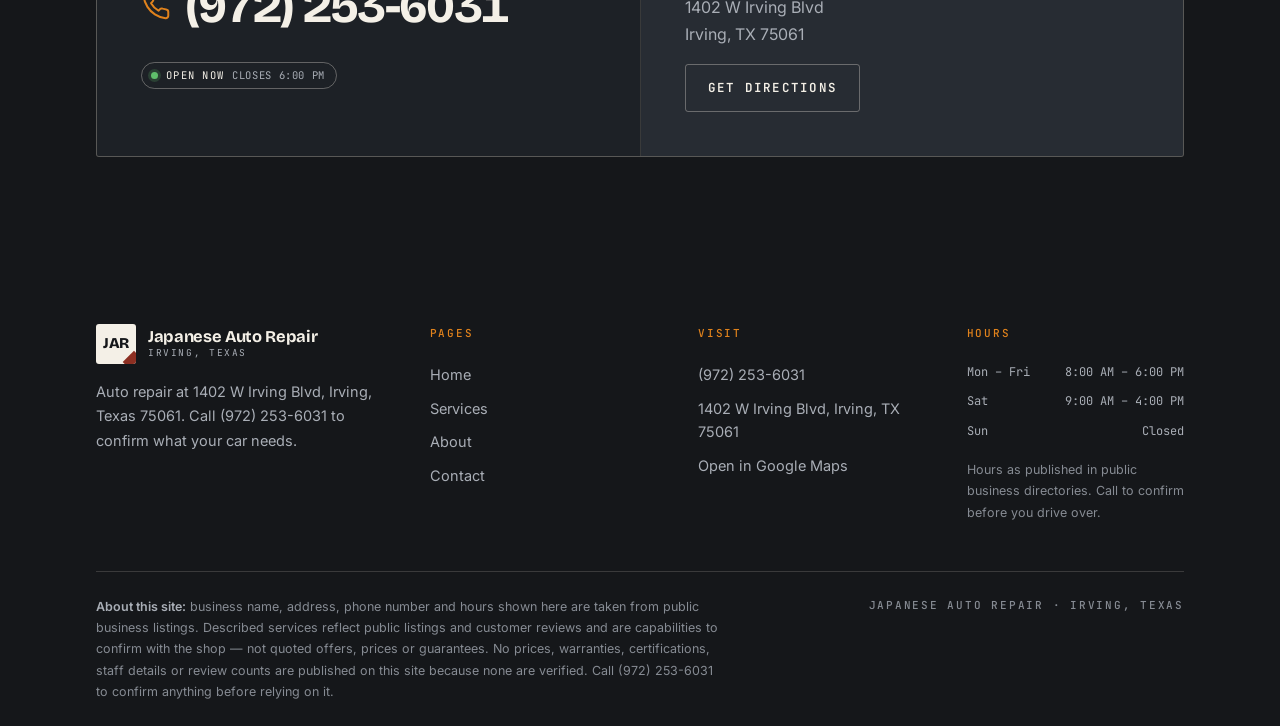
<file: about.html>
<!DOCTYPE html>
<html lang="en">
<head>
<meta charset="utf-8">
<meta name="viewport" content="width=device-width, initial-scale=1">
<title data-i18n="meta.about.title">About — Japanese Auto Repair, Irving TX</title>
<meta name="description" data-i18n-content="meta.about.desc" content="Japanese Auto Repair, listed as Quj Inc Japanese Auto Repair — auto repair at 1402 W Irving Blvd, Irving, Texas 75061. Call (972) 253-6031.">
<meta name="theme-color" content="#15171a">
<link rel="icon" href="assets/img/favicon.svg" type="image/svg+xml">
<link rel="preconnect" href="https://fonts.googleapis.com">
<link rel="preconnect" href="https://fonts.gstatic.com" crossorigin>
<link rel="stylesheet" href="https://fonts.googleapis.com/css2?family=Bricolage+Grotesque:opsz,wght@12..96,400..800&amp;family=Inter:wght@400;500;600&amp;family=JetBrains+Mono:wght@400;500;600&amp;display=swap">
<link rel="stylesheet" href="assets/css/styles.css">
<script>try{var l=localStorage.getItem('jar-lang');if(l==='es'||l==='en'){document.documentElement.lang=l;}}catch(e){}</script>
</head>
<body>
<a class="skip-link" href="#main" data-i18n="skip">Skip to main content</a>

<div class="utility">
  <div class="shell utility__inner">
    <div class="utility__facts">
      <span class="status" data-status data-state="closed">
        <span class="status__dot" aria-hidden="true"></span>
        <span data-status-text data-i18n="status.checking">Hours</span>
        <span class="status__note" data-status-note></span>
      </span>
      <a class="utility__fact" href="tel:+19722536031">
        <svg viewBox="0 0 24 24" fill="none" stroke="currentColor" stroke-width="1.8" stroke-linecap="round" stroke-linejoin="round" aria-hidden="true"><path d="M22 16.9v3a2 2 0 0 1-2.2 2 19.8 19.8 0 0 1-8.6-3.1 19.5 19.5 0 0 1-6-6A19.8 19.8 0 0 1 2.1 4.2 2 2 0 0 1 4.1 2h3a2 2 0 0 1 2 1.7c.1 1 .4 1.9.7 2.8a2 2 0 0 1-.5 2.1L8.1 9.9a16 16 0 0 0 6 6l1.3-1.3a2 2 0 0 1 2.1-.4c.9.3 1.8.6 2.8.7a2 2 0 0 1 1.7 2Z"/></svg>
        <span data-i18n="util.phone">(972) 253-6031</span>
      </a>
      <a class="utility__fact" href="https://www.google.com/maps/search/?api=1&amp;query=Japanese%20Auto%20Repair%201402%20W%20Irving%20Blvd%2C%20Irving%2C%20TX%2075061%2C%20USA" target="_blank" rel="noopener">
        <svg viewBox="0 0 24 24" fill="none" stroke="currentColor" stroke-width="1.8" stroke-linecap="round" stroke-linejoin="round" aria-hidden="true"><path d="M20 10c0 6-8 12-8 12s-8-6-8-12a8 8 0 0 1 16 0Z"/><circle cx="12" cy="10" r="3"/></svg>
        <span data-i18n="util.address">1402 W Irving Blvd, Irving, TX 75061</span>
      </a>
    </div>
    <div class="lang" role="group" data-i18n-aria-label="lang.label" aria-label="Language">
      <button type="button" class="lang__btn" data-lang-btn="en" aria-pressed="true" data-i18n-title="lang.enFull" title="Switch to English"><span data-i18n="lang.en">EN</span></button>
      <button type="button" class="lang__btn" data-lang-btn="es" aria-pressed="false" data-i18n-title="lang.esFull" title="Cambiar a español"><span data-i18n="lang.es">ES</span></button>
    </div>
  </div>
</div>

<header class="header">
  <div class="shell header__inner">
    <a class="brand" href="index.html">
      <span class="brand__mark" aria-hidden="true">JAR</span>
      <span class="brand__text">
        <span class="brand__name" data-i18n="brand.name">Japanese Auto Repair</span>
        <span class="brand__sub" data-i18n="brand.sub">Irving, Texas</span>
      </span>
    </a>
    <nav class="nav" data-i18n-aria-label="nav.menu" aria-label="Menu">
      <a class="nav__link" href="index.html" data-i18n="nav.home">Home</a>
      <a class="nav__link" href="services.html" data-i18n="nav.services">Services</a>
      <a class="nav__link" href="about.html" aria-current="page" data-i18n="nav.about">About</a>
      <a class="nav__link" href="contact.html" data-i18n="nav.contact">Contact</a>
    </nav>
    <div class="header__cta">
      <a class="btn btn--ghost" href="https://www.google.com/maps/search/?api=1&amp;query=Japanese%20Auto%20Repair%201402%20W%20Irving%20Blvd%2C%20Irving%2C%20TX%2075061%2C%20USA" target="_blank" rel="noopener" data-i18n="cta.directions">Get directions</a>
      <a class="btn btn--amber" href="tel:+19722536031">
        <svg viewBox="0 0 24 24" fill="none" stroke="currentColor" stroke-width="1.9" stroke-linecap="round" stroke-linejoin="round" aria-hidden="true"><path d="M22 16.9v3a2 2 0 0 1-2.2 2 19.8 19.8 0 0 1-8.6-3.1 19.5 19.5 0 0 1-6-6A19.8 19.8 0 0 1 2.1 4.2 2 2 0 0 1 4.1 2h3a2 2 0 0 1 2 1.7c.1 1 .4 1.9.7 2.8a2 2 0 0 1-.5 2.1L8.1 9.9a16 16 0 0 0 6 6l1.3-1.3a2 2 0 0 1 2.1-.4c.9.3 1.8.6 2.8.7a2 2 0 0 1 1.7 2Z"/></svg>
        <span data-i18n="util.phone">(972) 253-6031</span>
      </a>
      <button type="button" class="burger" data-burger aria-expanded="false" aria-controls="drawer" data-i18n-aria-label="nav.open" aria-label="Open menu">
        <span class="burger__bars" aria-hidden="true"><span></span><span></span><span></span></span>
      </button>
    </div>
  </div>
  <div class="drawer" id="drawer" data-drawer data-open="false">
    <div class="shell">
      <ul class="drawer__list">
        <li><a class="drawer__link" href="index.html"><span data-i18n="nav.home">Home</span><span class="label">01</span></a></li>
        <li><a class="drawer__link" href="services.html"><span data-i18n="nav.services">Services</span><span class="label">02</span></a></li>
        <li><a class="drawer__link" href="about.html" aria-current="page"><span data-i18n="nav.about">About</span><span class="label">03</span></a></li>
        <li><a class="drawer__link" href="contact.html"><span data-i18n="nav.contact">Contact</span><span class="label">04</span></a></li>
      </ul>
      <div class="drawer__actions">
        <a class="btn btn--amber" href="tel:+19722536031" data-i18n="cta.callNow">Call (972) 253-6031</a>
        <a class="btn btn--ghost" href="https://www.google.com/maps/search/?api=1&amp;query=Japanese%20Auto%20Repair%201402%20W%20Irving%20Blvd%2C%20Irving%2C%20TX%2075061%2C%20USA" target="_blank" rel="noopener" data-i18n="cta.directions">Get directions</a>
      </div>
    </div>
  </div>
</header>

<main id="main">

<section class="hero hero--compact">
  <div class="hero__media">
    <img src="assets/img/on-the-lift.jpg" alt="" aria-hidden="true" width="1600" height="1067">
  </div>
  <div class="hero__scrim" aria-hidden="true"></div>
  <div class="shell hero__inner">
    <div>
      <p class="label hero__eyebrow" data-i18n="about.hero.eyebrow">About</p>
      <h1 class="hero__title" data-i18n-html="about.hero.title">The record, <em>plainly stated</em></h1>
      <p class="hero__lede" data-i18n="about.hero.lede">This page sticks to what can be verified in public business records, and says so out loud where it cannot. A shop's reputation is built in its bays, not in website copy.</p>
    </div>
  </div>
</section>

<section class="section">
  <div class="shell">
    <div class="section-head reveal">
      <span class="label section-head__index" data-i18n="about.story.index">§ 01 — The shop</span>
      <h2 class="section-head__title" data-i18n="about.story.title">1402 W Irving Blvd</h2>
    </div>

    <div class="split">
      <div class="reveal">
        <p data-i18n="about.story.p1">Japanese Auto Repair sits on West Irving Boulevard in Irving, Texas. Business records list it as Quj Inc Japanese Auto Repair, categorised as auto repair.</p>
        <p data-i18n="about.story.p2">Public listings and customer reviews point to the same focus the name suggests: Japanese vehicles, with Honda, Toyota and Nissan named specifically, and everyday work — maintenance, oil changes, brakes, diagnostics and inspection.</p>
        <p data-i18n="about.story.p3">That is the whole verified picture. There is no claim here about how long the shop has been open, who works in it, what it is certified for, or what it charges — because none of that is confirmed. Ask on the phone; that is the only place those answers exist.</p>
        <a class="btn btn--amber" style="margin-top:var(--s-4)" href="tel:+19722536031" data-i18n="cta.callNow">Call (972) 253-6031</a>
      </div>
      <div class="reveal">
        <figure style="margin:0">
          <div class="frame frame--tall">
            <img src="assets/img/diagnostics.jpg" data-i18n-alt="alt.diagnostics" alt="A mechanic working under the open hood of a car" loading="lazy" width="1600" height="1067">
            <span class="label frame__tag" data-i18n="mark.suggested">Suggested content — for owner review</span>
          </div>
          <figcaption class="frame__caption" data-i18n="about.story.caption">Representative workshop photography, not a photo of this shop. Swap in real photos before launch.</figcaption>
        </figure>
      </div>
    </div>
  </div>
</section>

<section class="section section--band">
  <div class="shell">
    <div class="section-head reveal">
      <span class="label section-head__index" data-i18n="about.facts.index">§ 02 — On the record</span>
      <h2 class="section-head__title" data-i18n="about.facts.title">What is verified</h2>
      <p class="section-head__lede" data-i18n="about.facts.lede">Every item below appears in public business listings for this business.</p>
    </div>

    <div class="ledger reveal">
      <div class="ledger__row">
        <span class="label ledger__key" data-i18n="home.ledger.name">Business name</span>
        <span class="ledger__val" data-i18n="home.ledger.nameVal">Japanese Auto Repair (Quj Inc Japanese Auto Repair)</span>
      </div>
      <div class="ledger__row">
        <span class="label ledger__key" data-i18n="home.ledger.type">Category</span>
        <span class="ledger__val" data-i18n="home.ledger.typeVal">Auto repair</span>
      </div>
      <div class="ledger__row">
        <span class="label ledger__key" data-i18n="home.ledger.addr">Address</span>
        <span class="ledger__val ledger__val--mono"><a href="https://www.google.com/maps/search/?api=1&amp;query=Japanese%20Auto%20Repair%201402%20W%20Irving%20Blvd%2C%20Irving%2C%20TX%2075061%2C%20USA" target="_blank" rel="noopener" data-i18n="util.address">1402 W Irving Blvd, Irving, TX 75061</a></span>
      </div>
      <div class="ledger__row">
        <span class="label ledger__key" data-i18n="home.ledger.phone">Phone</span>
        <span class="ledger__val ledger__val--mono"><a href="tel:+19722536031" data-i18n="util.phone">(972) 253-6031</a></span>
      </div>
      <div class="ledger__row">
        <span class="label ledger__key" data-i18n="home.ledger.hours">Hours</span>
        <span class="ledger__val ledger__val--mono" data-i18n="home.ledger.hoursVal">Mon – Fri 8:00 AM – 6:00 PM · Sat 9:00 AM – 4:00 PM · Sun closed</span>
      </div>
    </div>

    <p class="label reveal" style="margin-top:var(--s-4);color:var(--text-on-paper-soft)" data-i18n="mark.verified">From public business listings</p>
  </div>
</section>

<section class="section">
  <div class="shell">
    <div class="section-head reveal">
      <span class="label section-head__index" data-i18n="about.open.index">§ 03 — Still open</span>
      <h2 class="section-head__title" data-i18n="about.open.title">What the owner should confirm</h2>
      <p class="section-head__lede" data-i18n="about.open.lede">These are deliberately left blank rather than invented. Each one can be filled in once the owner confirms it.</p>
    </div>

    <ul class="openlist reveal">
      <li data-i18n="about.open.i1">Years in business and the shop's own history</li>
      <li data-i18n="about.open.i2">Technician names, training and certifications</li>
      <li data-i18n="about.open.i3">Any parts or labour warranty, and its terms</li>
      <li data-i18n="about.open.i4">Which inspections are currently offered</li>
      <li data-i18n="about.open.i5">A working email address or booking method</li>
      <li data-i18n="about.open.i6">Whether loaner, shuttle or after-hours drop-off exist</li>
      <li data-i18n="about.open.i7">Accepted payment methods</li>
      <li data-i18n="about.open.i8">Full list of makes serviced beyond Honda, Toyota and Nissan</li>
    </ul>
  </div>
</section>

<section class="section section--ink">
  <div class="shell">
    <div class="call reveal">
      <div class="call__cell">
        <span class="label" style="color:var(--amber)" data-i18n="home.call.callTitle">Call the shop</span>
        <a class="call__number" href="tel:+19722536031">
          <svg viewBox="0 0 24 24" fill="none" stroke="currentColor" stroke-width="1.6" stroke-linecap="round" stroke-linejoin="round" aria-hidden="true"><path d="M22 16.9v3a2 2 0 0 1-2.2 2 19.8 19.8 0 0 1-8.6-3.1 19.5 19.5 0 0 1-6-6A19.8 19.8 0 0 1 2.1 4.2 2 2 0 0 1 4.1 2h3a2 2 0 0 1 2 1.7c.1 1 .4 1.9.7 2.8a2 2 0 0 1-.5 2.1L8.1 9.9a16 16 0 0 0 6 6l1.3-1.3a2 2 0 0 1 2.1-.4c.9.3 1.8.6 2.8.7a2 2 0 0 1 1.7 2Z"/></svg>
          <span data-i18n="util.phone">(972) 253-6031</span>
        </a>
        <span class="status" data-status data-state="closed" style="align-self:flex-start">
          <span class="status__dot" aria-hidden="true"></span>
          <span data-status-text data-i18n="status.checking">Hours</span>
          <span class="status__note" data-status-note></span>
        </span>
      </div>
      <div class="call__cell call__cell--accent">
        <span class="label" style="color:var(--amber)" data-i18n="home.call.whereTitle">Where to go</span>
        <address class="call__address">
          <span data-i18n="brand.name">Japanese Auto Repair</span><br>
          1402 W Irving Blvd<br>
          Irving, TX 75061
        </address>
        <a class="btn btn--ghost-ink" style="align-self:flex-start" href="https://www.google.com/maps/search/?api=1&amp;query=Japanese%20Auto%20Repair%201402%20W%20Irving%20Blvd%2C%20Irving%2C%20TX%2075061%2C%20USA" target="_blank" rel="noopener" data-i18n="cta.directions">Get directions</a>
      </div>
    </div>
  </div>
</section>

</main>

<footer class="footer">
  <div class="shell">
    <div class="footer__grid">
      <div class="footer__brand">
        <span class="brand">
          <span class="brand__mark" aria-hidden="true">JAR</span>
          <span class="brand__text">
            <span class="brand__name" data-i18n="brand.name">Japanese Auto Repair</span>
            <span class="brand__sub" data-i18n="brand.sub">Irving, Texas</span>
          </span>
        </span>
        <p class="footer__blurb" data-i18n="footer.blurb">Auto repair at 1402 W Irving Blvd, Irving, Texas 75061.</p>
      </div>
      <div>
        <span class="label footer__col-title" data-i18n="footer.explore">Pages</span>
        <ul class="footer__list">
          <li><a href="index.html" data-i18n="nav.home">Home</a></li>
          <li><a href="services.html" data-i18n="nav.services">Services</a></li>
          <li><a href="about.html" data-i18n="nav.about">About</a></li>
          <li><a href="contact.html" data-i18n="nav.contact">Contact</a></li>
        </ul>
      </div>
      <div>
        <span class="label footer__col-title" data-i18n="footer.visit">Visit</span>
        <ul class="footer__list">
          <li><a href="tel:+19722536031" data-i18n="util.phone">(972) 253-6031</a></li>
          <li><a href="https://www.google.com/maps/search/?api=1&amp;query=Japanese%20Auto%20Repair%201402%20W%20Irving%20Blvd%2C%20Irving%2C%20TX%2075061%2C%20USA" target="_blank" rel="noopener" data-i18n="util.address">1402 W Irving Blvd, Irving, TX 75061</a></li>
          <li><a href="https://www.google.com/maps/search/?api=1&amp;query=Japanese%20Auto%20Repair%201402%20W%20Irving%20Blvd%2C%20Irving%2C%20TX%2075061%2C%20USA" target="_blank" rel="noopener" data-i18n="footer.mapLink">Open in Google Maps</a></li>
        </ul>
      </div>
      <div>
        <span class="label footer__col-title" data-i18n="footer.hours">Hours</span>
        <ul class="footer__hours">
          <li data-day="1"><span data-i18n="hours.weekdays">Mon – Fri</span><span data-i18n="hours.weekdayTime">8:00 AM – 6:00 PM</span></li>
          <li data-day="6"><span data-i18n="hours.satShort">Sat</span><span data-i18n="hours.satTime">9:00 AM – 4:00 PM</span></li>
          <li data-day="0"><span data-i18n="hours.sunShort">Sun</span><span data-i18n="hours.closed">Closed</span></li>
        </ul>
        <p class="footer__disclaimer" style="margin-top:var(--s-3)" data-i18n="hours.source">Hours as published in public business directories. Call to confirm before you drive over.</p>
      </div>
    </div>
    <div class="footer__bottom">
      <p class="footer__disclaimer" data-i18n-html="footer.disclaimer"><strong>About this site:</strong> business name, address, phone number and hours shown here are taken from public business listings.</p>
      <p class="label" style="color:#868b93" data-i18n="footer.rights">Japanese Auto Repair · Irving, Texas</p>
    </div>
  </div>
</footer>

<script src="assets/js/i18n.js"></script>
<script src="assets/js/site.js"></script>
</body>
</html>
</file>
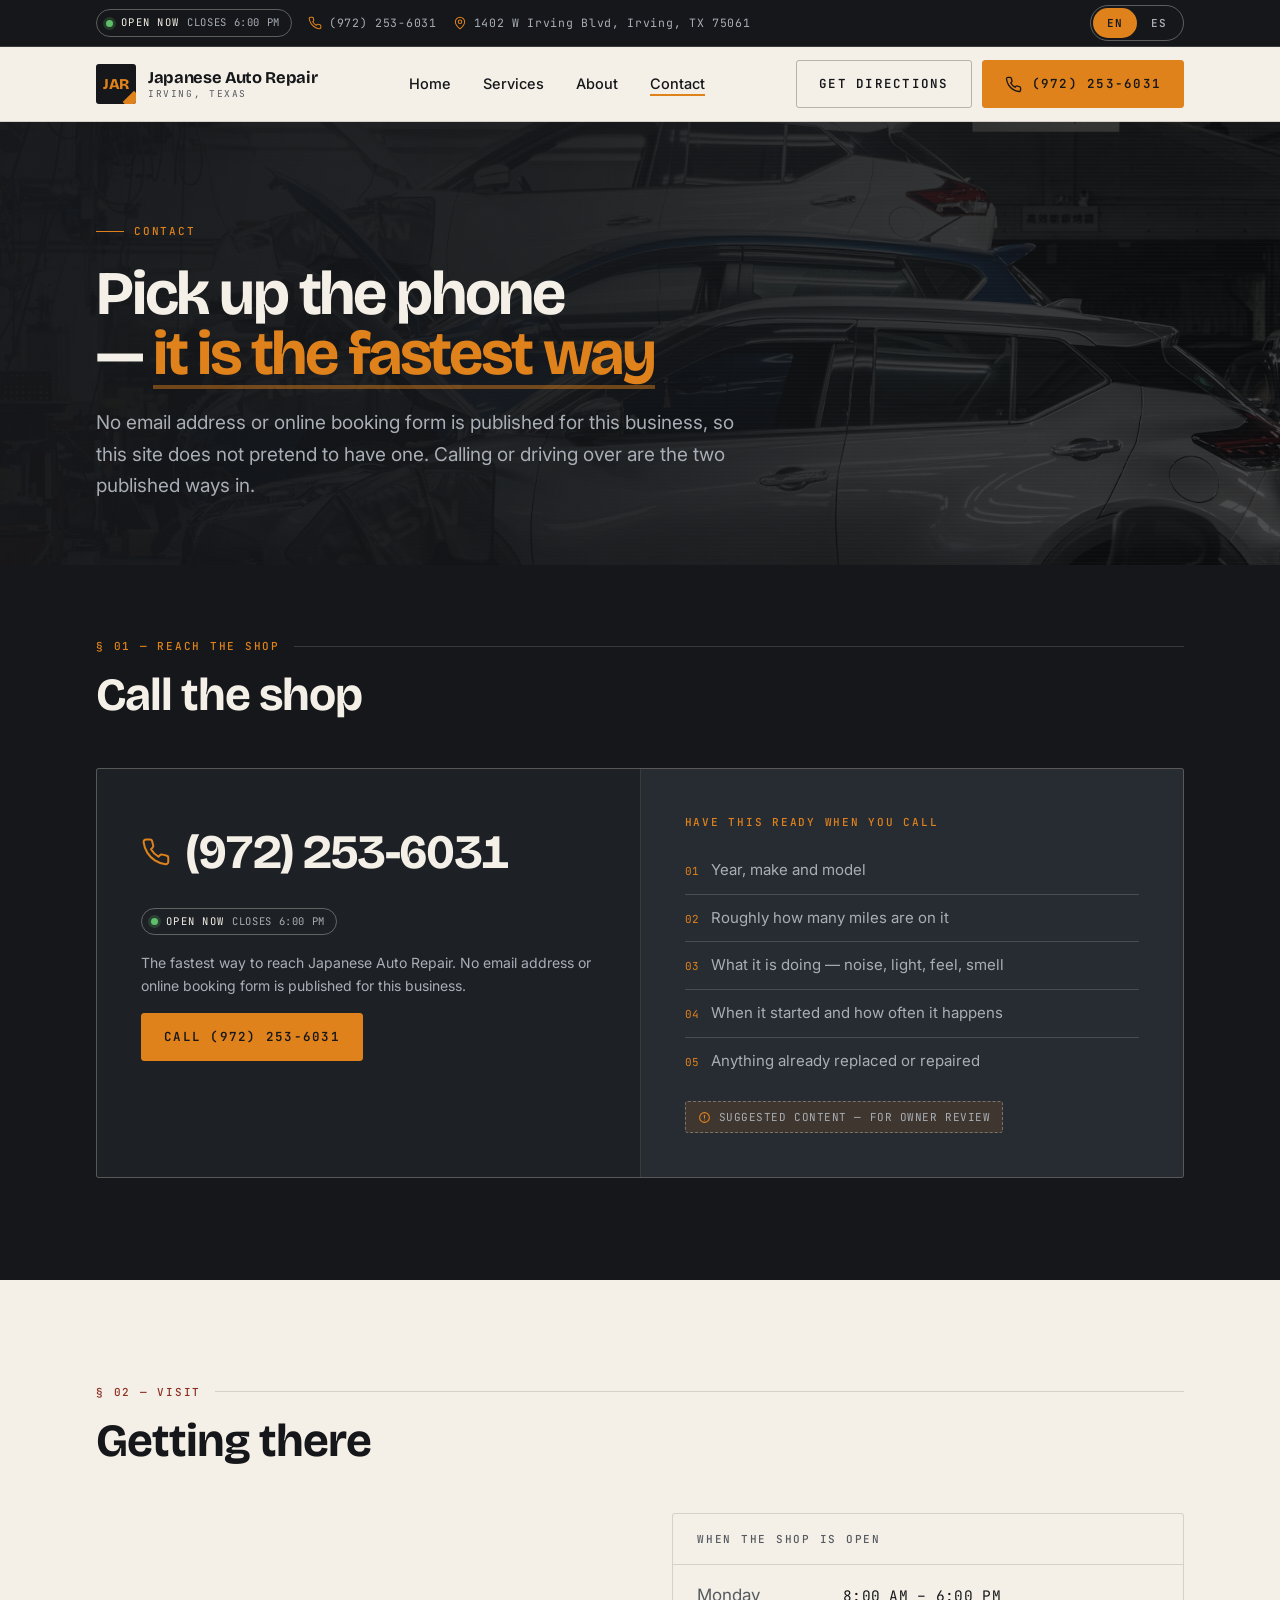
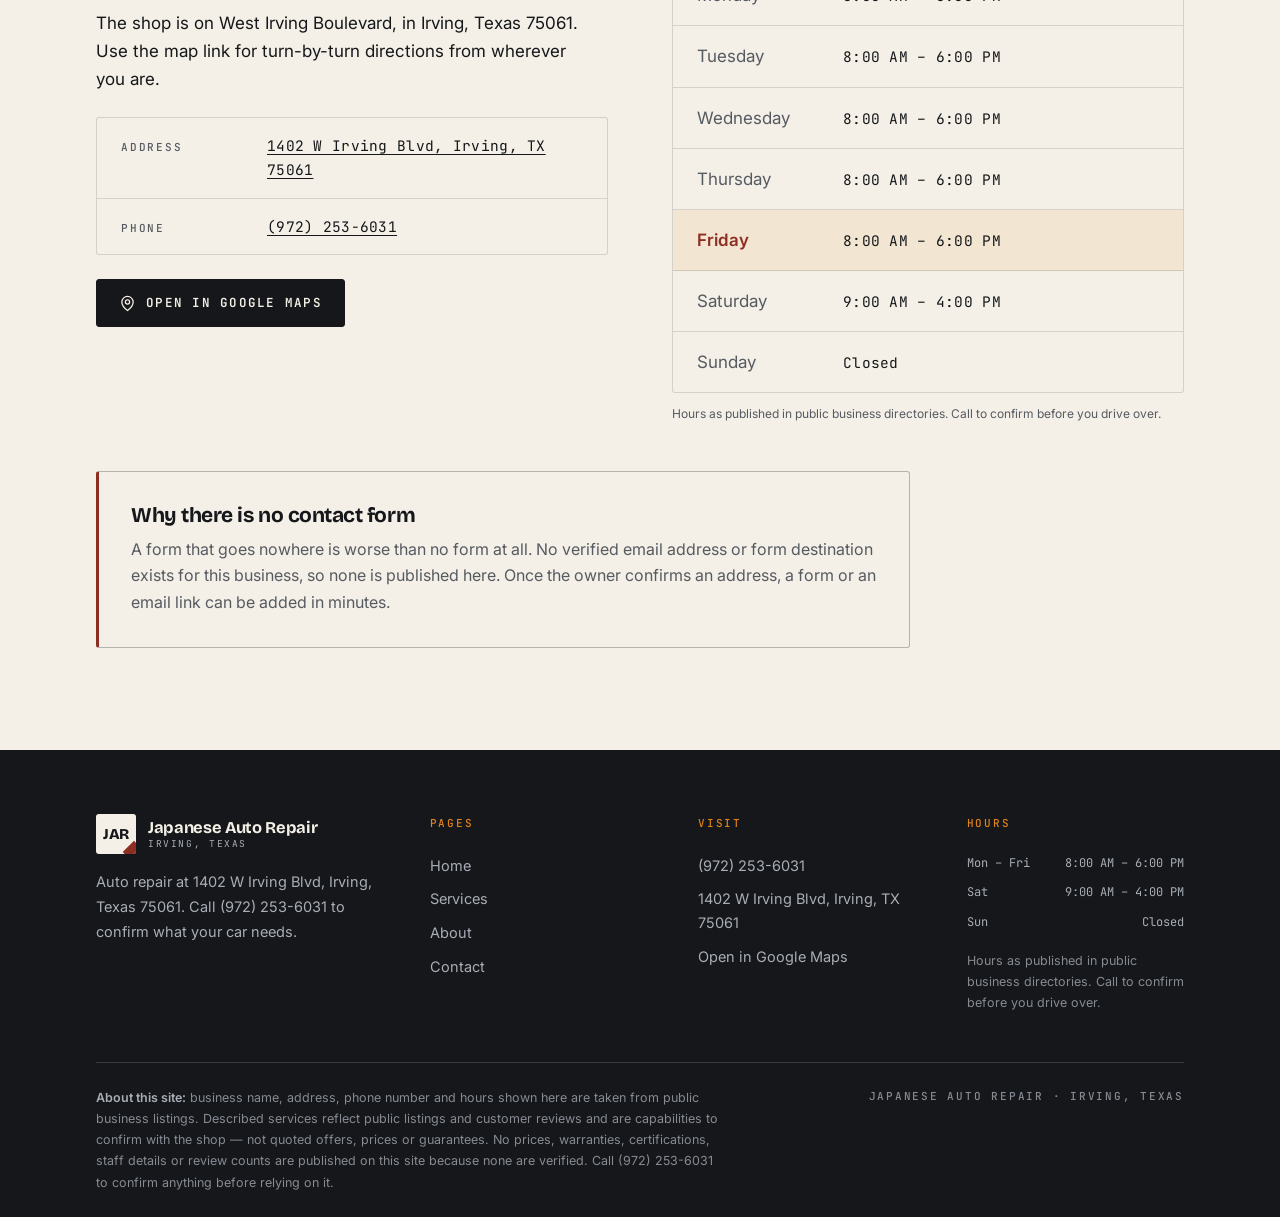
<file: contact.html>
<!DOCTYPE html>
<html lang="en">
<head>
<meta charset="utf-8">
<meta name="viewport" content="width=device-width, initial-scale=1">
<title data-i18n="meta.contact.title">Contact &amp; hours — Japanese Auto Repair, Irving TX</title>
<meta name="description" data-i18n-content="meta.contact.desc" content="Call Japanese Auto Repair at (972) 253-6031 or visit 1402 W Irving Blvd, Irving, TX 75061. Mon–Fri 8–6, Sat 9–4.">
<meta name="theme-color" content="#15171a">
<link rel="icon" href="assets/img/favicon.svg" type="image/svg+xml">
<link rel="preconnect" href="https://fonts.googleapis.com">
<link rel="preconnect" href="https://fonts.gstatic.com" crossorigin>
<link rel="stylesheet" href="https://fonts.googleapis.com/css2?family=Bricolage+Grotesque:opsz,wght@12..96,400..800&amp;family=Inter:wght@400;500;600&amp;family=JetBrains+Mono:wght@400;500;600&amp;display=swap">
<link rel="stylesheet" href="assets/css/styles.css">
<script>try{var l=localStorage.getItem('jar-lang');if(l==='es'||l==='en'){document.documentElement.lang=l;}}catch(e){}</script>
</head>
<body>
<a class="skip-link" href="#main" data-i18n="skip">Skip to main content</a>

<div class="utility">
  <div class="shell utility__inner">
    <div class="utility__facts">
      <span class="status" data-status data-state="closed">
        <span class="status__dot" aria-hidden="true"></span>
        <span data-status-text data-i18n="status.checking">Hours</span>
        <span class="status__note" data-status-note></span>
      </span>
      <a class="utility__fact" href="tel:+19722536031">
        <svg viewBox="0 0 24 24" fill="none" stroke="currentColor" stroke-width="1.8" stroke-linecap="round" stroke-linejoin="round" aria-hidden="true"><path d="M22 16.9v3a2 2 0 0 1-2.2 2 19.8 19.8 0 0 1-8.6-3.1 19.5 19.5 0 0 1-6-6A19.8 19.8 0 0 1 2.1 4.2 2 2 0 0 1 4.1 2h3a2 2 0 0 1 2 1.7c.1 1 .4 1.9.7 2.8a2 2 0 0 1-.5 2.1L8.1 9.9a16 16 0 0 0 6 6l1.3-1.3a2 2 0 0 1 2.1-.4c.9.3 1.8.6 2.8.7a2 2 0 0 1 1.7 2Z"/></svg>
        <span data-i18n="util.phone">(972) 253-6031</span>
      </a>
      <a class="utility__fact" href="https://www.google.com/maps/search/?api=1&amp;query=Japanese%20Auto%20Repair%201402%20W%20Irving%20Blvd%2C%20Irving%2C%20TX%2075061%2C%20USA" target="_blank" rel="noopener">
        <svg viewBox="0 0 24 24" fill="none" stroke="currentColor" stroke-width="1.8" stroke-linecap="round" stroke-linejoin="round" aria-hidden="true"><path d="M20 10c0 6-8 12-8 12s-8-6-8-12a8 8 0 0 1 16 0Z"/><circle cx="12" cy="10" r="3"/></svg>
        <span data-i18n="util.address">1402 W Irving Blvd, Irving, TX 75061</span>
      </a>
    </div>
    <div class="lang" role="group" data-i18n-aria-label="lang.label" aria-label="Language">
      <button type="button" class="lang__btn" data-lang-btn="en" aria-pressed="true" data-i18n-title="lang.enFull" title="Switch to English"><span data-i18n="lang.en">EN</span></button>
      <button type="button" class="lang__btn" data-lang-btn="es" aria-pressed="false" data-i18n-title="lang.esFull" title="Cambiar a español"><span data-i18n="lang.es">ES</span></button>
    </div>
  </div>
</div>

<header class="header">
  <div class="shell header__inner">
    <a class="brand" href="index.html">
      <span class="brand__mark" aria-hidden="true">JAR</span>
      <span class="brand__text">
        <span class="brand__name" data-i18n="brand.name">Japanese Auto Repair</span>
        <span class="brand__sub" data-i18n="brand.sub">Irving, Texas</span>
      </span>
    </a>
    <nav class="nav" data-i18n-aria-label="nav.menu" aria-label="Menu">
      <a class="nav__link" href="index.html" data-i18n="nav.home">Home</a>
      <a class="nav__link" href="services.html" data-i18n="nav.services">Services</a>
      <a class="nav__link" href="about.html" data-i18n="nav.about">About</a>
      <a class="nav__link" href="contact.html" aria-current="page" data-i18n="nav.contact">Contact</a>
    </nav>
    <div class="header__cta">
      <a class="btn btn--ghost" href="https://www.google.com/maps/search/?api=1&amp;query=Japanese%20Auto%20Repair%201402%20W%20Irving%20Blvd%2C%20Irving%2C%20TX%2075061%2C%20USA" target="_blank" rel="noopener" data-i18n="cta.directions">Get directions</a>
      <a class="btn btn--amber" href="tel:+19722536031">
        <svg viewBox="0 0 24 24" fill="none" stroke="currentColor" stroke-width="1.9" stroke-linecap="round" stroke-linejoin="round" aria-hidden="true"><path d="M22 16.9v3a2 2 0 0 1-2.2 2 19.8 19.8 0 0 1-8.6-3.1 19.5 19.5 0 0 1-6-6A19.8 19.8 0 0 1 2.1 4.2 2 2 0 0 1 4.1 2h3a2 2 0 0 1 2 1.7c.1 1 .4 1.9.7 2.8a2 2 0 0 1-.5 2.1L8.1 9.9a16 16 0 0 0 6 6l1.3-1.3a2 2 0 0 1 2.1-.4c.9.3 1.8.6 2.8.7a2 2 0 0 1 1.7 2Z"/></svg>
        <span data-i18n="util.phone">(972) 253-6031</span>
      </a>
      <button type="button" class="burger" data-burger aria-expanded="false" aria-controls="drawer" data-i18n-aria-label="nav.open" aria-label="Open menu">
        <span class="burger__bars" aria-hidden="true"><span></span><span></span><span></span></span>
      </button>
    </div>
  </div>
  <div class="drawer" id="drawer" data-drawer data-open="false">
    <div class="shell">
      <ul class="drawer__list">
        <li><a class="drawer__link" href="index.html"><span data-i18n="nav.home">Home</span><span class="label">01</span></a></li>
        <li><a class="drawer__link" href="services.html"><span data-i18n="nav.services">Services</span><span class="label">02</span></a></li>
        <li><a class="drawer__link" href="about.html"><span data-i18n="nav.about">About</span><span class="label">03</span></a></li>
        <li><a class="drawer__link" href="contact.html" aria-current="page"><span data-i18n="nav.contact">Contact</span><span class="label">04</span></a></li>
      </ul>
      <div class="drawer__actions">
        <a class="btn btn--amber" href="tel:+19722536031" data-i18n="cta.callNow">Call (972) 253-6031</a>
        <a class="btn btn--ghost" href="https://www.google.com/maps/search/?api=1&amp;query=Japanese%20Auto%20Repair%201402%20W%20Irving%20Blvd%2C%20Irving%2C%20TX%2075061%2C%20USA" target="_blank" rel="noopener" data-i18n="cta.directions">Get directions</a>
      </div>
    </div>
  </div>
</header>

<main id="main">

<section class="hero hero--compact">
  <div class="hero__media">
    <img src="assets/img/shop-bays.jpg" alt="" aria-hidden="true" width="1600" height="1067">
  </div>
  <div class="hero__scrim" aria-hidden="true"></div>
  <div class="shell hero__inner">
    <div>
      <p class="label hero__eyebrow" data-i18n="contact.hero.eyebrow">Contact</p>
      <h1 class="hero__title" data-i18n-html="contact.hero.title">Pick up the phone — <em>it is the fastest way</em></h1>
      <p class="hero__lede" data-i18n="contact.hero.lede">No email address or online booking form is published for this business, so this site does not pretend to have one. Calling or driving over are the two published ways in.</p>
    </div>
  </div>
</section>

<section class="section section--ink" style="padding-top:clamp(40px,6vw,72px)">
  <div class="shell">
    <div class="section-head reveal">
      <span class="label section-head__index" data-i18n="contact.call.index">§ 01 — Reach the shop</span>
      <h2 class="section-head__title" data-i18n="home.call.callTitle">Call the shop</h2>
    </div>

    <div class="call reveal">
      <div class="call__cell">
        <a class="call__number" href="tel:+19722536031">
          <svg viewBox="0 0 24 24" fill="none" stroke="currentColor" stroke-width="1.6" stroke-linecap="round" stroke-linejoin="round" aria-hidden="true"><path d="M22 16.9v3a2 2 0 0 1-2.2 2 19.8 19.8 0 0 1-8.6-3.1 19.5 19.5 0 0 1-6-6A19.8 19.8 0 0 1 2.1 4.2 2 2 0 0 1 4.1 2h3a2 2 0 0 1 2 1.7c.1 1 .4 1.9.7 2.8a2 2 0 0 1-.5 2.1L8.1 9.9a16 16 0 0 0 6 6l1.3-1.3a2 2 0 0 1 2.1-.4c.9.3 1.8.6 2.8.7a2 2 0 0 1 1.7 2Z"/></svg>
          <span data-i18n="util.phone">(972) 253-6031</span>
        </a>
        <span class="status" data-status data-state="closed" style="align-self:flex-start">
          <span class="status__dot" aria-hidden="true"></span>
          <span data-status-text data-i18n="status.checking">Hours</span>
          <span class="status__note" data-status-note></span>
        </span>
        <p class="call__note" data-i18n="home.call.callNote">The fastest way to reach Japanese Auto Repair. No email address or online booking form is published for this business.</p>
        <a class="btn btn--amber" style="align-self:flex-start" href="tel:+19722536031" data-i18n="cta.callNow">Call (972) 253-6031</a>
      </div>

      <div class="call__cell call__cell--accent">
        <span class="label" style="color:var(--amber)" data-i18n="contact.prepTitle">Have this ready when you call</span>
        <ul class="prep">
          <li><span class="prep__idx">01</span><span data-i18n="contact.prep1">Year, make and model</span></li>
          <li><span class="prep__idx">02</span><span data-i18n="contact.prep2">Roughly how many miles are on it</span></li>
          <li><span class="prep__idx">03</span><span data-i18n="contact.prep3">What it is doing — noise, light, feel, smell</span></li>
          <li><span class="prep__idx">04</span><span data-i18n="contact.prep4">When it started and how often it happens</span></li>
          <li><span class="prep__idx">05</span><span data-i18n="contact.prep5">Anything already replaced or repaired</span></li>
        </ul>
        <p class="unverified" style="align-self:flex-start">
          <svg viewBox="0 0 24 24" fill="none" stroke="currentColor" stroke-width="2" stroke-linecap="round" aria-hidden="true"><circle cx="12" cy="12" r="9"/><path d="M12 8v5"/><path d="M12 16.5v.01"/></svg>
          <span data-i18n="mark.suggested">Suggested content — for owner review</span>
        </p>
      </div>
    </div>
  </div>
</section>

<section class="section">
  <div class="shell">
    <div class="section-head reveal">
      <span class="label section-head__index" data-i18n="contact.visit.index">§ 02 — Visit</span>
      <h2 class="section-head__title" data-i18n="contact.visit.title">Getting there</h2>
    </div>

    <div class="split">
      <div class="reveal">
        <p data-i18n="contact.visit.p1">The shop is on West Irving Boulevard, in Irving, Texas 75061. Use the map link for turn-by-turn directions from wherever you are.</p>

        <div class="ledger" style="margin-top:var(--s-5)">
          <div class="ledger__row">
            <span class="label ledger__key" data-i18n="home.ledger.addr">Address</span>
            <span class="ledger__val ledger__val--mono"><a href="https://www.google.com/maps/search/?api=1&amp;query=Japanese%20Auto%20Repair%201402%20W%20Irving%20Blvd%2C%20Irving%2C%20TX%2075061%2C%20USA" target="_blank" rel="noopener" data-i18n="util.address">1402 W Irving Blvd, Irving, TX 75061</a></span>
          </div>
          <div class="ledger__row">
            <span class="label ledger__key" data-i18n="home.ledger.phone">Phone</span>
            <span class="ledger__val ledger__val--mono"><a href="tel:+19722536031" data-i18n="util.phone">(972) 253-6031</a></span>
          </div>
        </div>

        <a class="btn btn--ink" style="margin-top:var(--s-5)" href="https://www.google.com/maps/search/?api=1&amp;query=Japanese%20Auto%20Repair%201402%20W%20Irving%20Blvd%2C%20Irving%2C%20TX%2075061%2C%20USA" target="_blank" rel="noopener">
          <svg viewBox="0 0 24 24" fill="none" stroke="currentColor" stroke-width="1.8" stroke-linecap="round" stroke-linejoin="round" aria-hidden="true"><path d="M20 10c0 6-8 12-8 12s-8-6-8-12a8 8 0 0 1 16 0Z"/><circle cx="12" cy="10" r="3"/></svg>
          <span data-i18n="footer.mapLink">Open in Google Maps</span>
        </a>
      </div>

      <div class="reveal">
        <div class="ledger">
          <div class="ledger__row" style="grid-template-columns:1fr">
            <span class="label ledger__key" data-i18n="contact.hoursTitle">When the shop is open</span>
          </div>
          <div class="ledger__row" data-day="1">
            <span class="ledger__key" data-i18n="hours.mon">Monday</span>
            <span class="ledger__val ledger__val--mono" data-i18n="hours.weekdayTime">8:00 AM – 6:00 PM</span>
          </div>
          <div class="ledger__row" data-day="2">
            <span class="ledger__key" data-i18n="hours.tue">Tuesday</span>
            <span class="ledger__val ledger__val--mono" data-i18n="hours.weekdayTime">8:00 AM – 6:00 PM</span>
          </div>
          <div class="ledger__row" data-day="3">
            <span class="ledger__key" data-i18n="hours.wed">Wednesday</span>
            <span class="ledger__val ledger__val--mono" data-i18n="hours.weekdayTime">8:00 AM – 6:00 PM</span>
          </div>
          <div class="ledger__row" data-day="4">
            <span class="ledger__key" data-i18n="hours.thu">Thursday</span>
            <span class="ledger__val ledger__val--mono" data-i18n="hours.weekdayTime">8:00 AM – 6:00 PM</span>
          </div>
          <div class="ledger__row" data-day="5">
            <span class="ledger__key" data-i18n="hours.fri">Friday</span>
            <span class="ledger__val ledger__val--mono" data-i18n="hours.weekdayTime">8:00 AM – 6:00 PM</span>
          </div>
          <div class="ledger__row" data-day="6">
            <span class="ledger__key" data-i18n="hours.sat">Saturday</span>
            <span class="ledger__val ledger__val--mono" data-i18n="hours.satTime">9:00 AM – 4:00 PM</span>
          </div>
          <div class="ledger__row" data-day="0">
            <span class="ledger__key" data-i18n="hours.sun">Sunday</span>
            <span class="ledger__val ledger__val--mono" data-i18n="hours.closed">Closed</span>
          </div>
        </div>
        <p class="frame__caption" style="margin-top:var(--s-3)" data-i18n="hours.source">Hours as published in public business directories. Call to confirm before you drive over.</p>
      </div>
    </div>

    <div class="notebox reveal" style="margin-top:var(--s-7)">
      <h3 class="notebox__title" data-i18n="contact.noform.title">Why there is no contact form</h3>
      <p data-i18n="contact.noform.body">A form that goes nowhere is worse than no form at all. No verified email address or form destination exists for this business, so none is published here.</p>
    </div>
  </div>
</section>

</main>

<footer class="footer">
  <div class="shell">
    <div class="footer__grid">
      <div class="footer__brand">
        <span class="brand">
          <span class="brand__mark" aria-hidden="true">JAR</span>
          <span class="brand__text">
            <span class="brand__name" data-i18n="brand.name">Japanese Auto Repair</span>
            <span class="brand__sub" data-i18n="brand.sub">Irving, Texas</span>
          </span>
        </span>
        <p class="footer__blurb" data-i18n="footer.blurb">Auto repair at 1402 W Irving Blvd, Irving, Texas 75061.</p>
      </div>
      <div>
        <span class="label footer__col-title" data-i18n="footer.explore">Pages</span>
        <ul class="footer__list">
          <li><a href="index.html" data-i18n="nav.home">Home</a></li>
          <li><a href="services.html" data-i18n="nav.services">Services</a></li>
          <li><a href="about.html" data-i18n="nav.about">About</a></li>
          <li><a href="contact.html" data-i18n="nav.contact">Contact</a></li>
        </ul>
      </div>
      <div>
        <span class="label footer__col-title" data-i18n="footer.visit">Visit</span>
        <ul class="footer__list">
          <li><a href="tel:+19722536031" data-i18n="util.phone">(972) 253-6031</a></li>
          <li><a href="https://www.google.com/maps/search/?api=1&amp;query=Japanese%20Auto%20Repair%201402%20W%20Irving%20Blvd%2C%20Irving%2C%20TX%2075061%2C%20USA" target="_blank" rel="noopener" data-i18n="util.address">1402 W Irving Blvd, Irving, TX 75061</a></li>
          <li><a href="https://www.google.com/maps/search/?api=1&amp;query=Japanese%20Auto%20Repair%201402%20W%20Irving%20Blvd%2C%20Irving%2C%20TX%2075061%2C%20USA" target="_blank" rel="noopener" data-i18n="footer.mapLink">Open in Google Maps</a></li>
        </ul>
      </div>
      <div>
        <span class="label footer__col-title" data-i18n="footer.hours">Hours</span>
        <ul class="footer__hours">
          <li data-day="1"><span data-i18n="hours.weekdays">Mon – Fri</span><span data-i18n="hours.weekdayTime">8:00 AM – 6:00 PM</span></li>
          <li data-day="6"><span data-i18n="hours.satShort">Sat</span><span data-i18n="hours.satTime">9:00 AM – 4:00 PM</span></li>
          <li data-day="0"><span data-i18n="hours.sunShort">Sun</span><span data-i18n="hours.closed">Closed</span></li>
        </ul>
        <p class="footer__disclaimer" style="margin-top:var(--s-3)" data-i18n="hours.source">Hours as published in public business directories. Call to confirm before you drive over.</p>
      </div>
    </div>
    <div class="footer__bottom">
      <p class="footer__disclaimer" data-i18n-html="footer.disclaimer"><strong>About this site:</strong> business name, address, phone number and hours shown here are taken from public business listings.</p>
      <p class="label" style="color:#868b93" data-i18n="footer.rights">Japanese Auto Repair · Irving, Texas</p>
    </div>
  </div>
</footer>

<script src="assets/js/i18n.js"></script>
<script src="assets/js/site.js"></script>
</body>
</html>
</file>
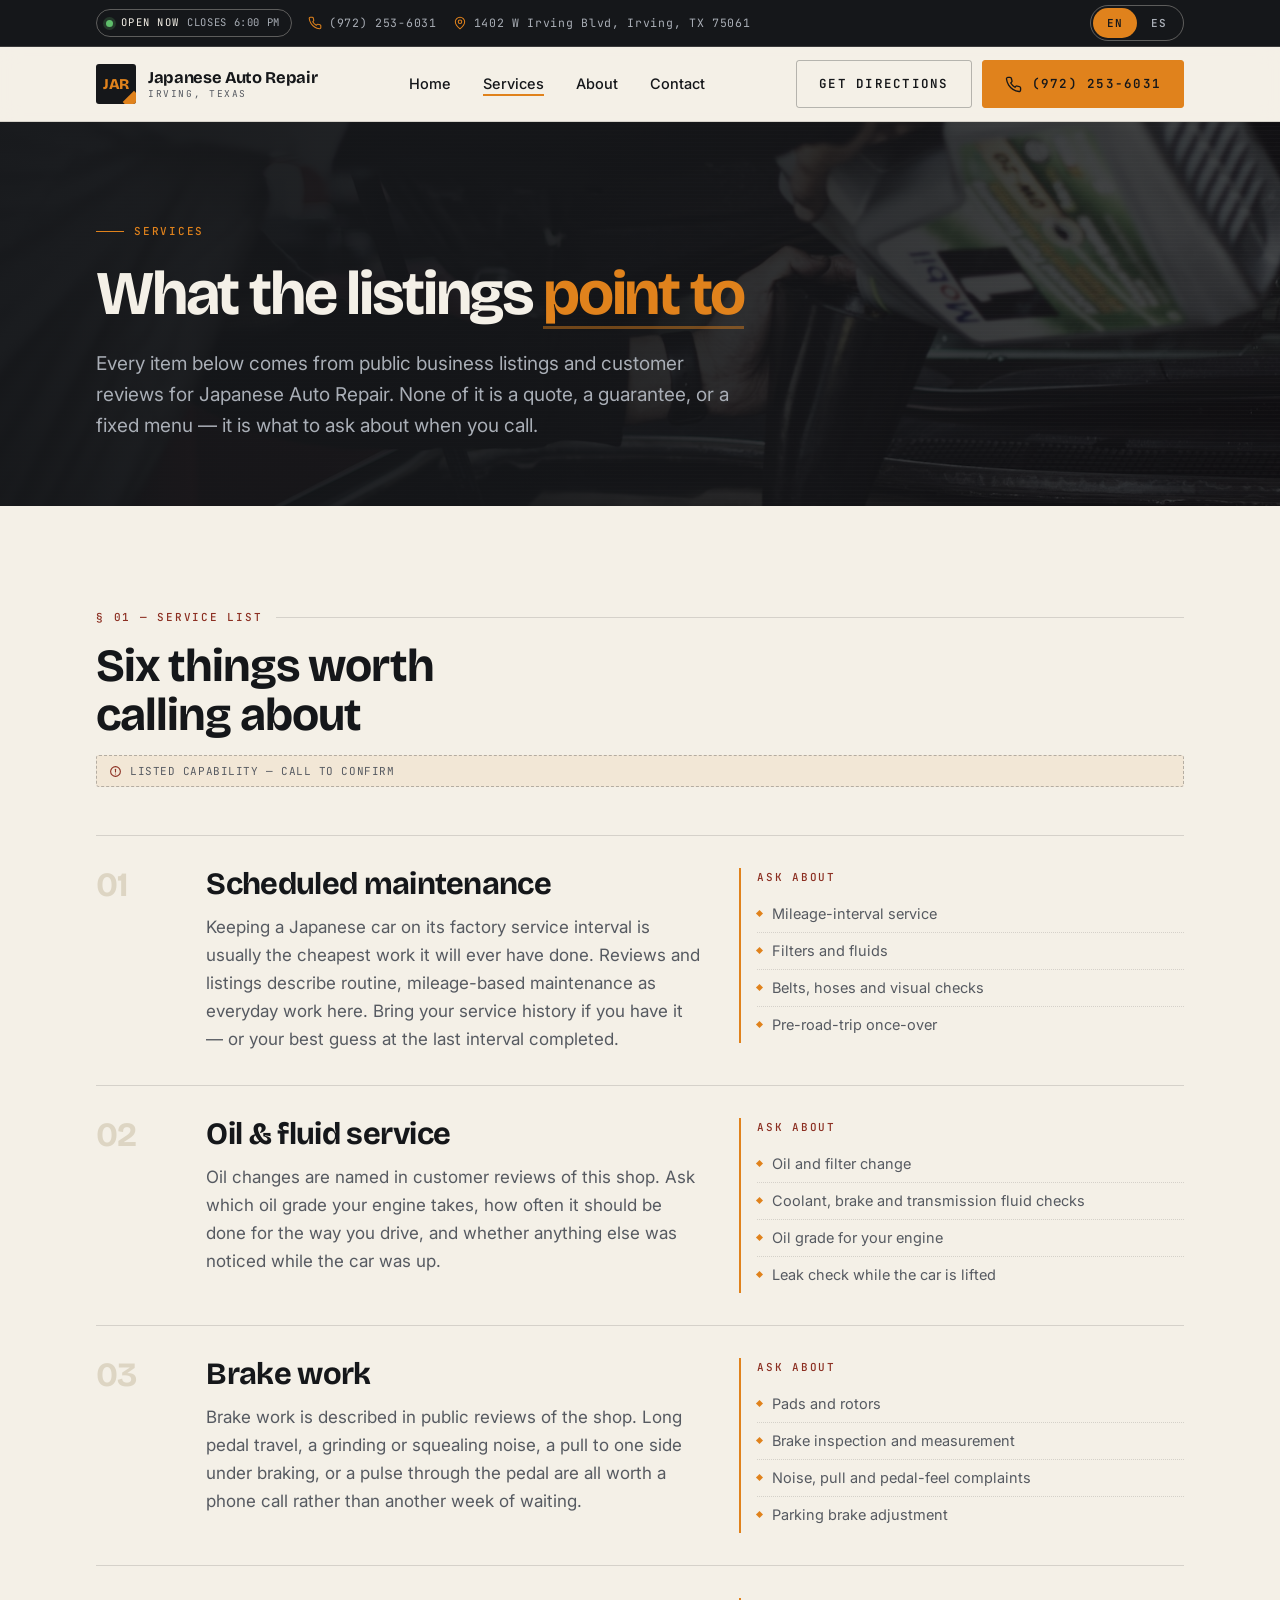
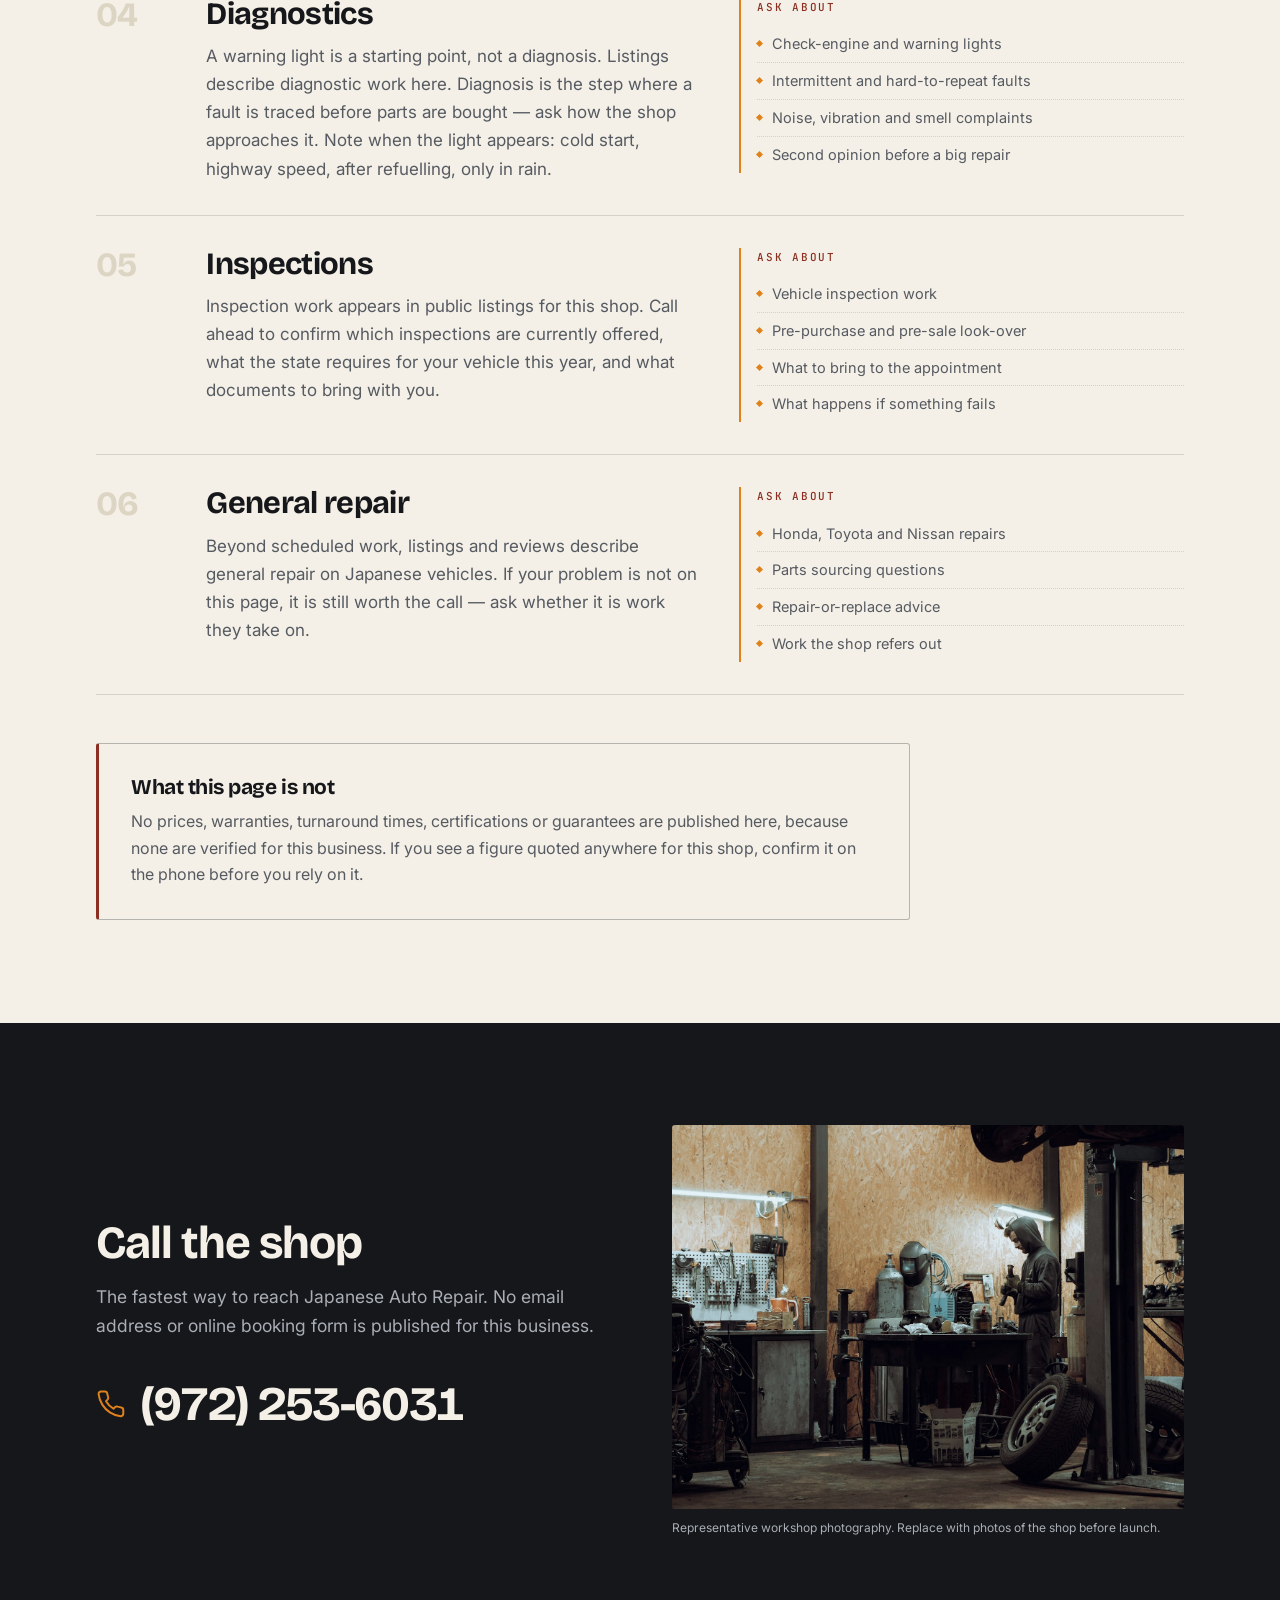
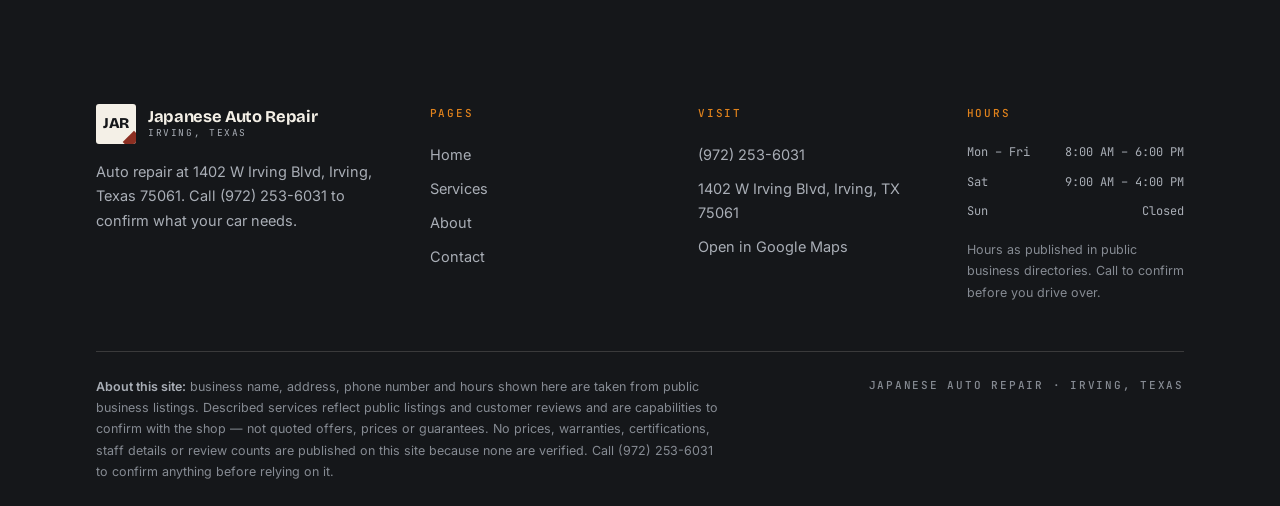
<file: services.html>
<!DOCTYPE html>
<html lang="en">
<head>
<meta charset="utf-8">
<meta name="viewport" content="width=device-width, initial-scale=1">
<title data-i18n="meta.services.title">Services — Japanese Auto Repair, Irving TX</title>
<meta name="description" data-i18n-content="meta.services.desc" content="Maintenance, oil changes, brakes, diagnostics, inspections and general repair for Japanese vehicles in Irving, TX. Call (972) 253-6031 to confirm.">
<meta name="theme-color" content="#15171a">
<link rel="icon" href="assets/img/favicon.svg" type="image/svg+xml">
<link rel="preconnect" href="https://fonts.googleapis.com">
<link rel="preconnect" href="https://fonts.gstatic.com" crossorigin>
<link rel="stylesheet" href="https://fonts.googleapis.com/css2?family=Bricolage+Grotesque:opsz,wght@12..96,400..800&amp;family=Inter:wght@400;500;600&amp;family=JetBrains+Mono:wght@400;500;600&amp;display=swap">
<link rel="stylesheet" href="assets/css/styles.css">
<script>try{var l=localStorage.getItem('jar-lang');if(l==='es'||l==='en'){document.documentElement.lang=l;}}catch(e){}</script>
</head>
<body>
<a class="skip-link" href="#main" data-i18n="skip">Skip to main content</a>

<div class="utility">
  <div class="shell utility__inner">
    <div class="utility__facts">
      <span class="status" data-status data-state="closed">
        <span class="status__dot" aria-hidden="true"></span>
        <span data-status-text data-i18n="status.checking">Hours</span>
        <span class="status__note" data-status-note></span>
      </span>
      <a class="utility__fact" href="tel:+19722536031">
        <svg viewBox="0 0 24 24" fill="none" stroke="currentColor" stroke-width="1.8" stroke-linecap="round" stroke-linejoin="round" aria-hidden="true"><path d="M22 16.9v3a2 2 0 0 1-2.2 2 19.8 19.8 0 0 1-8.6-3.1 19.5 19.5 0 0 1-6-6A19.8 19.8 0 0 1 2.1 4.2 2 2 0 0 1 4.1 2h3a2 2 0 0 1 2 1.7c.1 1 .4 1.9.7 2.8a2 2 0 0 1-.5 2.1L8.1 9.9a16 16 0 0 0 6 6l1.3-1.3a2 2 0 0 1 2.1-.4c.9.3 1.8.6 2.8.7a2 2 0 0 1 1.7 2Z"/></svg>
        <span data-i18n="util.phone">(972) 253-6031</span>
      </a>
      <a class="utility__fact" href="https://www.google.com/maps/search/?api=1&amp;query=Japanese%20Auto%20Repair%201402%20W%20Irving%20Blvd%2C%20Irving%2C%20TX%2075061%2C%20USA" target="_blank" rel="noopener">
        <svg viewBox="0 0 24 24" fill="none" stroke="currentColor" stroke-width="1.8" stroke-linecap="round" stroke-linejoin="round" aria-hidden="true"><path d="M20 10c0 6-8 12-8 12s-8-6-8-12a8 8 0 0 1 16 0Z"/><circle cx="12" cy="10" r="3"/></svg>
        <span data-i18n="util.address">1402 W Irving Blvd, Irving, TX 75061</span>
      </a>
    </div>
    <div class="lang" role="group" data-i18n-aria-label="lang.label" aria-label="Language">
      <button type="button" class="lang__btn" data-lang-btn="en" aria-pressed="true" data-i18n-title="lang.enFull" title="Switch to English"><span data-i18n="lang.en">EN</span></button>
      <button type="button" class="lang__btn" data-lang-btn="es" aria-pressed="false" data-i18n-title="lang.esFull" title="Cambiar a español"><span data-i18n="lang.es">ES</span></button>
    </div>
  </div>
</div>

<header class="header">
  <div class="shell header__inner">
    <a class="brand" href="index.html">
      <span class="brand__mark" aria-hidden="true">JAR</span>
      <span class="brand__text">
        <span class="brand__name" data-i18n="brand.name">Japanese Auto Repair</span>
        <span class="brand__sub" data-i18n="brand.sub">Irving, Texas</span>
      </span>
    </a>
    <nav class="nav" data-i18n-aria-label="nav.menu" aria-label="Menu">
      <a class="nav__link" href="index.html" data-i18n="nav.home">Home</a>
      <a class="nav__link" href="services.html" aria-current="page" data-i18n="nav.services">Services</a>
      <a class="nav__link" href="about.html" data-i18n="nav.about">About</a>
      <a class="nav__link" href="contact.html" data-i18n="nav.contact">Contact</a>
    </nav>
    <div class="header__cta">
      <a class="btn btn--ghost" href="https://www.google.com/maps/search/?api=1&amp;query=Japanese%20Auto%20Repair%201402%20W%20Irving%20Blvd%2C%20Irving%2C%20TX%2075061%2C%20USA" target="_blank" rel="noopener" data-i18n="cta.directions">Get directions</a>
      <a class="btn btn--amber" href="tel:+19722536031">
        <svg viewBox="0 0 24 24" fill="none" stroke="currentColor" stroke-width="1.9" stroke-linecap="round" stroke-linejoin="round" aria-hidden="true"><path d="M22 16.9v3a2 2 0 0 1-2.2 2 19.8 19.8 0 0 1-8.6-3.1 19.5 19.5 0 0 1-6-6A19.8 19.8 0 0 1 2.1 4.2 2 2 0 0 1 4.1 2h3a2 2 0 0 1 2 1.7c.1 1 .4 1.9.7 2.8a2 2 0 0 1-.5 2.1L8.1 9.9a16 16 0 0 0 6 6l1.3-1.3a2 2 0 0 1 2.1-.4c.9.3 1.8.6 2.8.7a2 2 0 0 1 1.7 2Z"/></svg>
        <span data-i18n="util.phone">(972) 253-6031</span>
      </a>
      <button type="button" class="burger" data-burger aria-expanded="false" aria-controls="drawer" data-i18n-aria-label="nav.open" aria-label="Open menu">
        <span class="burger__bars" aria-hidden="true"><span></span><span></span><span></span></span>
      </button>
    </div>
  </div>
  <div class="drawer" id="drawer" data-drawer data-open="false">
    <div class="shell">
      <ul class="drawer__list">
        <li><a class="drawer__link" href="index.html"><span data-i18n="nav.home">Home</span><span class="label">01</span></a></li>
        <li><a class="drawer__link" href="services.html" aria-current="page"><span data-i18n="nav.services">Services</span><span class="label">02</span></a></li>
        <li><a class="drawer__link" href="about.html"><span data-i18n="nav.about">About</span><span class="label">03</span></a></li>
        <li><a class="drawer__link" href="contact.html"><span data-i18n="nav.contact">Contact</span><span class="label">04</span></a></li>
      </ul>
      <div class="drawer__actions">
        <a class="btn btn--amber" href="tel:+19722536031" data-i18n="cta.callNow">Call (972) 253-6031</a>
        <a class="btn btn--ghost" href="https://www.google.com/maps/search/?api=1&amp;query=Japanese%20Auto%20Repair%201402%20W%20Irving%20Blvd%2C%20Irving%2C%20TX%2075061%2C%20USA" target="_blank" rel="noopener" data-i18n="cta.directions">Get directions</a>
      </div>
    </div>
  </div>
</header>

<main id="main">

<section class="hero hero--compact">
  <div class="hero__media">
    <img src="assets/img/oil-service.jpg" alt="" aria-hidden="true" width="1600" height="1067">
  </div>
  <div class="hero__scrim" aria-hidden="true"></div>
  <div class="shell hero__inner">
    <div>
      <p class="label hero__eyebrow" data-i18n="services.hero.eyebrow">Services</p>
      <h1 class="hero__title" data-i18n-html="services.hero.title">What the listings <em>point to</em></h1>
      <p class="hero__lede" data-i18n="services.hero.lede">Every item below comes from public business listings and customer reviews for Japanese Auto Repair. None of it is a quote, a guarantee, or a fixed menu — it is what to ask about when you call.</p>
    </div>
  </div>
</section>

<section class="section">
  <div class="shell">
    <div class="section-head reveal">
      <span class="label section-head__index" data-i18n="services.index">§ 01 — Service list</span>
      <h2 class="section-head__title" data-i18n="services.listTitle">Six things worth calling about</h2>
      <p class="unverified">
        <svg viewBox="0 0 24 24" fill="none" stroke="currentColor" stroke-width="2" stroke-linecap="round" aria-hidden="true"><circle cx="12" cy="12" r="9"/><path d="M12 8v5"/><path d="M12 16.5v.01"/></svg>
        <span data-i18n="mark.confirm">Listed capability — call to confirm</span>
      </p>
    </div>

    <article class="svc reveal" id="maintenance">
      <span class="svc__num" aria-hidden="true">01</span>
      <div>
        <h3 class="svc__title" data-i18n="svc.maint.title">Scheduled maintenance</h3>
        <p class="svc__body" data-i18n="svc.maint.long">Keeping a Japanese car on its factory service interval is usually the cheapest work it will ever have done.</p>
      </div>
      <div class="svc__aside">
        <span class="label" data-i18n="services.ask">Ask about</span>
        <ul class="svc__list">
          <li data-i18n="svc.maint.l1">Mileage-interval service</li>
          <li data-i18n="svc.maint.l2">Filters and fluids</li>
          <li data-i18n="svc.maint.l3">Belts, hoses and visual checks</li>
          <li data-i18n="svc.maint.l4">Pre-road-trip once-over</li>
        </ul>
      </div>
    </article>

    <article class="svc reveal" id="oil">
      <span class="svc__num" aria-hidden="true">02</span>
      <div>
        <h3 class="svc__title" data-i18n="svc.oil.title">Oil &amp; fluid service</h3>
        <p class="svc__body" data-i18n="svc.oil.long">Oil changes are named in customer reviews of this shop.</p>
      </div>
      <div class="svc__aside">
        <span class="label" data-i18n="services.ask">Ask about</span>
        <ul class="svc__list">
          <li data-i18n="svc.oil.l1">Oil and filter change</li>
          <li data-i18n="svc.oil.l2">Coolant, brake and transmission fluid checks</li>
          <li data-i18n="svc.oil.l3">Oil grade for your engine</li>
          <li data-i18n="svc.oil.l4">Leak check while the car is lifted</li>
        </ul>
      </div>
    </article>

    <article class="svc reveal" id="brakes">
      <span class="svc__num" aria-hidden="true">03</span>
      <div>
        <h3 class="svc__title" data-i18n="svc.brakes.title">Brake work</h3>
        <p class="svc__body" data-i18n="svc.brakes.long">Brake work is described in public reviews of the shop.</p>
      </div>
      <div class="svc__aside">
        <span class="label" data-i18n="services.ask">Ask about</span>
        <ul class="svc__list">
          <li data-i18n="svc.brakes.l1">Pads and rotors</li>
          <li data-i18n="svc.brakes.l2">Brake inspection and measurement</li>
          <li data-i18n="svc.brakes.l3">Noise, pull and pedal-feel complaints</li>
          <li data-i18n="svc.brakes.l4">Parking brake adjustment</li>
        </ul>
      </div>
    </article>

    <article class="svc reveal" id="diagnostics">
      <span class="svc__num" aria-hidden="true">04</span>
      <div>
        <h3 class="svc__title" data-i18n="svc.diag.title">Diagnostics</h3>
        <p class="svc__body" data-i18n="svc.diag.long">A warning light is a starting point, not a diagnosis.</p>
      </div>
      <div class="svc__aside">
        <span class="label" data-i18n="services.ask">Ask about</span>
        <ul class="svc__list">
          <li data-i18n="svc.diag.l1">Check-engine and warning lights</li>
          <li data-i18n="svc.diag.l2">Intermittent and hard-to-repeat faults</li>
          <li data-i18n="svc.diag.l3">Noise, vibration and smell complaints</li>
          <li data-i18n="svc.diag.l4">Second opinion before a big repair</li>
        </ul>
      </div>
    </article>

    <article class="svc reveal" id="inspections">
      <span class="svc__num" aria-hidden="true">05</span>
      <div>
        <h3 class="svc__title" data-i18n="svc.insp.title">Inspections</h3>
        <p class="svc__body" data-i18n="svc.insp.long">Inspection work appears in public listings for this shop.</p>
      </div>
      <div class="svc__aside">
        <span class="label" data-i18n="services.ask">Ask about</span>
        <ul class="svc__list">
          <li data-i18n="svc.insp.l1">Vehicle inspection work</li>
          <li data-i18n="svc.insp.l2">Pre-purchase and pre-sale look-over</li>
          <li data-i18n="svc.insp.l3">What to bring to the appointment</li>
          <li data-i18n="svc.insp.l4">What happens if something fails</li>
        </ul>
      </div>
    </article>

    <article class="svc reveal" id="repair">
      <span class="svc__num" aria-hidden="true">06</span>
      <div>
        <h3 class="svc__title" data-i18n="svc.repair.title">General repair</h3>
        <p class="svc__body" data-i18n="svc.repair.long">Beyond scheduled work, listings and reviews describe general repair on Japanese vehicles.</p>
      </div>
      <div class="svc__aside">
        <span class="label" data-i18n="services.ask">Ask about</span>
        <ul class="svc__list">
          <li data-i18n="svc.repair.l1">Honda, Toyota and Nissan repairs</li>
          <li data-i18n="svc.repair.l2">Parts sourcing questions</li>
          <li data-i18n="svc.repair.l3">Repair-or-replace advice</li>
          <li data-i18n="svc.repair.l4">Work the shop refers out</li>
        </ul>
      </div>
    </article>

    <div class="notebox reveal" style="margin-top:var(--s-7)">
      <h3 class="notebox__title" data-i18n="services.note.title">What this page is not</h3>
      <p data-i18n="services.note.body">No prices, warranties, turnaround times, certifications or guarantees are published here, because none are verified for this business.</p>
    </div>
  </div>
</section>

<section class="section section--ink">
  <div class="shell">
    <div class="split">
      <div class="reveal">
        <h2 class="section-head__title" style="margin-bottom:var(--s-4)" data-i18n="home.call.callTitle">Call the shop</h2>
        <p class="section-head__lede" style="margin-bottom:var(--s-5)" data-i18n="home.call.callNote">The fastest way to reach Japanese Auto Repair. No email address or online booking form is published for this business.</p>
        <a class="call__number" href="tel:+19722536031">
          <svg viewBox="0 0 24 24" fill="none" stroke="currentColor" stroke-width="1.6" stroke-linecap="round" stroke-linejoin="round" aria-hidden="true"><path d="M22 16.9v3a2 2 0 0 1-2.2 2 19.8 19.8 0 0 1-8.6-3.1 19.5 19.5 0 0 1-6-6A19.8 19.8 0 0 1 2.1 4.2 2 2 0 0 1 4.1 2h3a2 2 0 0 1 2 1.7c.1 1 .4 1.9.7 2.8a2 2 0 0 1-.5 2.1L8.1 9.9a16 16 0 0 0 6 6l1.3-1.3a2 2 0 0 1 2.1-.4c.9.3 1.8.6 2.8.7a2 2 0 0 1 1.7 2Z"/></svg>
          <span data-i18n="util.phone">(972) 253-6031</span>
        </a>
      </div>
      <div class="reveal">
        <figure style="margin:0">
          <div class="frame"><img src="assets/img/bench-work.jpg" data-i18n-alt="alt.bench" alt="A technician working at a bench in a garage" loading="lazy" width="1600" height="1067"></div>
          <figcaption class="frame__caption" data-i18n="home.shop.caption">Representative workshop photography. Replace with photos of the shop before launch.</figcaption>
        </figure>
      </div>
    </div>
  </div>
</section>

</main>

<footer class="footer">
  <div class="shell">
    <div class="footer__grid">
      <div class="footer__brand">
        <span class="brand">
          <span class="brand__mark" aria-hidden="true">JAR</span>
          <span class="brand__text">
            <span class="brand__name" data-i18n="brand.name">Japanese Auto Repair</span>
            <span class="brand__sub" data-i18n="brand.sub">Irving, Texas</span>
          </span>
        </span>
        <p class="footer__blurb" data-i18n="footer.blurb">Auto repair at 1402 W Irving Blvd, Irving, Texas 75061.</p>
      </div>
      <div>
        <span class="label footer__col-title" data-i18n="footer.explore">Pages</span>
        <ul class="footer__list">
          <li><a href="index.html" data-i18n="nav.home">Home</a></li>
          <li><a href="services.html" data-i18n="nav.services">Services</a></li>
          <li><a href="about.html" data-i18n="nav.about">About</a></li>
          <li><a href="contact.html" data-i18n="nav.contact">Contact</a></li>
        </ul>
      </div>
      <div>
        <span class="label footer__col-title" data-i18n="footer.visit">Visit</span>
        <ul class="footer__list">
          <li><a href="tel:+19722536031" data-i18n="util.phone">(972) 253-6031</a></li>
          <li><a href="https://www.google.com/maps/search/?api=1&amp;query=Japanese%20Auto%20Repair%201402%20W%20Irving%20Blvd%2C%20Irving%2C%20TX%2075061%2C%20USA" target="_blank" rel="noopener" data-i18n="util.address">1402 W Irving Blvd, Irving, TX 75061</a></li>
          <li><a href="https://www.google.com/maps/search/?api=1&amp;query=Japanese%20Auto%20Repair%201402%20W%20Irving%20Blvd%2C%20Irving%2C%20TX%2075061%2C%20USA" target="_blank" rel="noopener" data-i18n="footer.mapLink">Open in Google Maps</a></li>
        </ul>
      </div>
      <div>
        <span class="label footer__col-title" data-i18n="footer.hours">Hours</span>
        <ul class="footer__hours">
          <li data-day="1"><span data-i18n="hours.weekdays">Mon – Fri</span><span data-i18n="hours.weekdayTime">8:00 AM – 6:00 PM</span></li>
          <li data-day="6"><span data-i18n="hours.satShort">Sat</span><span data-i18n="hours.satTime">9:00 AM – 4:00 PM</span></li>
          <li data-day="0"><span data-i18n="hours.sunShort">Sun</span><span data-i18n="hours.closed">Closed</span></li>
        </ul>
        <p class="footer__disclaimer" style="margin-top:var(--s-3)" data-i18n="hours.source">Hours as published in public business directories. Call to confirm before you drive over.</p>
      </div>
    </div>
    <div class="footer__bottom">
      <p class="footer__disclaimer" data-i18n-html="footer.disclaimer"><strong>About this site:</strong> business name, address, phone number and hours shown here are taken from public business listings.</p>
      <p class="label" style="color:#868b93" data-i18n="footer.rights">Japanese Auto Repair · Irving, Texas</p>
    </div>
  </div>
</footer>

<script src="assets/js/i18n.js"></script>
<script src="assets/js/site.js"></script>
</body>
</html>
</file>
<file: assets/css/styles.css>
/* ==========================================================================
   Japanese Auto Repair — Irving, TX
   Hand-written design system. No build step, no framework.
   Identity: charcoal + cream, amber signal, deep-red seal. Hairline industrial.
   ========================================================================== */

/* ---------- 1. Tokens ---------------------------------------------------- */
:root {
  /* Ink / paper */
  --ink:        #15171a;
  --ink-2:      #1d2126;
  --ink-3:      #272c33;
  --ink-4:      #353b44;
  --paper:      #f4f0e7;
  --paper-2:    #e9e3d5;
  --paper-3:    #ddd5c3;

  /* Signal */
  --amber:      #e0821c;
  --amber-lift: #f2a93b;
  --rust:       #8c2f22;
  --rust-deep:  #6f2419;

  /* Text */
  --text-on-paper:      #15171a;
  --text-on-paper-soft: #565a61;
  --text-on-ink:        #f4f0e7;
  --text-on-ink-soft:   #a9aeb6;

  /* Lines */
  --line:       rgba(21, 23, 26, 0.14);
  --line-firm:  rgba(21, 23, 26, 0.28);
  --line-ink:   rgba(244, 240, 231, 0.16);
  --line-ink-2: rgba(244, 240, 231, 0.32);

  /* Type */
  --font-display: "Bricolage Grotesque", "Helvetica Neue", Arial, sans-serif;
  --font-body: "Inter", -apple-system, BlinkMacSystemFont, "Segoe UI", Roboto, Arial, sans-serif;
  --font-mono: "JetBrains Mono", ui-monospace, "SFMono-Regular", Consolas, monospace;

  /* Space scale */
  --s-1: 4px;  --s-2: 8px;   --s-3: 12px;  --s-4: 16px;
  --s-5: 24px; --s-6: 32px;  --s-7: 48px;  --s-8: 64px;
  --s-9: 96px; --s-10: 128px;

  /* Shell */
  --shell: 1200px;
  --gutter: clamp(20px, 5vw, 56px);
  --radius: 3px;

  --ease: cubic-bezier(0.22, 0.61, 0.36, 1);
  --t-fast: 150ms;
  --t-base: 260ms;
}

/* ---------- 2. Reset ----------------------------------------------------- */
*, *::before, *::after { box-sizing: border-box; }

html {
  -webkit-text-size-adjust: 100%;
  scroll-behavior: smooth;
  scroll-padding-top: 120px;
}

body {
  margin: 0;
  background: var(--paper);
  color: var(--text-on-paper);
  font-family: var(--font-body);
  font-size: 17px;
  line-height: 1.65;
  font-feature-settings: "kern" 1;
  -webkit-font-smoothing: antialiased;
  text-rendering: optimizeLegibility;
  overflow-x: hidden;
}

img { max-width: 100%; display: block; height: auto; }
svg { display: block; }

h1, h2, h3, h4 {
  font-family: var(--font-display);
  font-weight: 700;
  line-height: 1.05;
  letter-spacing: -0.022em;
  margin: 0;
  text-wrap: balance;
}

p { margin: 0 0 1em; text-wrap: pretty; }
p:last-child { margin-bottom: 0; }

a { color: inherit; }

ul { margin: 0; padding: 0; list-style: none; }

button {
  font: inherit;
  color: inherit;
  background: none;
  border: 0;
  cursor: pointer;
}

:focus-visible {
  outline: 2px solid var(--amber);
  outline-offset: 3px;
  border-radius: 2px;
}

::selection { background: var(--amber); color: var(--ink); }

/* ---------- 3. Utilities ------------------------------------------------- */
.shell {
  width: 100%;
  max-width: var(--shell);
  margin-inline: auto;
  padding-inline: var(--gutter);
}

.skip-link {
  position: absolute;
  left: 50%;
  top: 0;
  transform: translate(-50%, -140%);
  z-index: 200;
  background: var(--ink);
  color: var(--text-on-ink);
  padding: 12px 20px;
  font-family: var(--font-mono);
  font-size: 13px;
  transition: transform var(--t-base) var(--ease);
}
.skip-link:focus { transform: translate(-50%, 0); }

.sr-only {
  position: absolute;
  width: 1px; height: 1px;
  padding: 0; margin: -1px;
  overflow: hidden;
  clip: rect(0 0 0 0);
  white-space: nowrap;
  border: 0;
}

/* Mono technical label */
.label {
  font-family: var(--font-mono);
  font-size: 11px;
  font-weight: 500;
  letter-spacing: 0.16em;
  text-transform: uppercase;
  font-variant-numeric: tabular-nums;
}

.rule {
  height: 1px;
  background: var(--line);
  border: 0;
  margin: 0;
}

/* Gauge ticks — a repeating hairline ruler used as a section divider */
.ticks {
  height: 10px;
  background-image: repeating-linear-gradient(
    to right,
    var(--line-firm) 0 1px,
    transparent 1px 12px
  );
  opacity: 0.8;
}
.ticks--ink {
  background-image: repeating-linear-gradient(
    to right,
    var(--line-ink-2) 0 1px,
    transparent 1px 12px
  );
}

/* ---------- 4. Buttons --------------------------------------------------- */
.btn {
  --btn-bg: var(--ink);
  --btn-fg: var(--paper);
  display: inline-flex;
  align-items: center;
  justify-content: center;
  gap: 10px;
  min-height: 48px;
  padding: 12px 22px;
  background: var(--btn-bg);
  color: var(--btn-fg);
  border: 1px solid var(--btn-bg);
  border-radius: var(--radius);
  font-family: var(--font-mono);
  font-size: 12.5px;
  font-weight: 600;
  letter-spacing: 0.1em;
  text-transform: uppercase;
  text-decoration: none;
  cursor: pointer;
  transition: background var(--t-fast) var(--ease),
              color var(--t-fast) var(--ease),
              border-color var(--t-fast) var(--ease),
              transform var(--t-fast) var(--ease);
}
.btn:hover { transform: translateY(-1px); }
.btn:active { transform: translateY(0); }
.btn svg { width: 17px; height: 17px; flex: none; }

.btn--amber { --btn-bg: var(--amber); --btn-fg: var(--ink); }
.btn--amber:hover { --btn-bg: var(--amber-lift); }

.btn--ink:hover { --btn-bg: var(--ink-3); }

.btn--ghost {
  --btn-bg: transparent;
  --btn-fg: var(--text-on-paper);
  border-color: var(--line-firm);
}
.btn--ghost:hover { --btn-bg: var(--paper-2); border-color: var(--ink); }

.btn--ghost-ink {
  --btn-bg: transparent;
  --btn-fg: var(--text-on-ink);
  border-color: var(--line-ink-2);
}
.btn--ghost-ink:hover { --btn-bg: rgba(244, 240, 231, 0.08); border-color: var(--paper); }

/* ---------- 5. Top utility bar ------------------------------------------- */
.utility {
  background: var(--ink);
  color: var(--text-on-ink-soft);
  border-bottom: 1px solid var(--line-ink);
  font-size: 13px;
}
.utility__inner {
  display: flex;
  align-items: center;
  justify-content: space-between;
  gap: var(--s-4);
  min-height: 42px;
  padding-block: 5px;
}
.utility__facts {
  display: flex;
  align-items: center;
  gap: var(--s-4);
  flex-wrap: wrap;
}
.utility__fact {
  display: inline-flex;
  align-items: center;
  gap: 7px;
  font-family: var(--font-mono);
  font-size: 11.5px;
  letter-spacing: 0.06em;
  text-decoration: none;
  color: var(--text-on-ink-soft);
  transition: color var(--t-fast) var(--ease);
}
.utility__fact:hover { color: var(--paper); }
.utility__fact svg { width: 14px; height: 14px; color: var(--amber); }
.utility__fact--hide { display: none; }

/* Live open/closed pill */
.status {
  display: inline-flex;
  align-items: center;
  gap: 8px;
  padding: 4px 11px 4px 9px;
  border: 1px solid var(--line-ink-2);
  border-radius: 100px;
  font-family: var(--font-mono);
  font-size: 10.5px;
  letter-spacing: 0.12em;
  text-transform: uppercase;
  color: var(--paper);
  white-space: nowrap;
}
.status__dot {
  width: 7px; height: 7px;
  border-radius: 50%;
  background: var(--text-on-ink-soft);
  flex: none;
}
.status[data-state="open"] .status__dot { background: #5fbf6b; box-shadow: 0 0 0 3px rgba(95, 191, 107, 0.2); }
.status[data-state="closed"] .status__dot { background: var(--rust); box-shadow: 0 0 0 3px rgba(140, 47, 34, 0.25); }
.status__note { color: var(--text-on-ink-soft); letter-spacing: 0.06em; }

/* Language switch */
.lang {
  display: inline-flex;
  align-items: center;
  border: 1px solid var(--line-ink-2);
  border-radius: 100px;
  padding: 2px;
  flex: none;
}
.lang__btn {
  min-width: 44px;
  min-height: 30px;
  padding: 4px 12px;
  border-radius: 100px;
  font-family: var(--font-mono);
  font-size: 11px;
  font-weight: 600;
  letter-spacing: 0.1em;
  color: var(--text-on-ink-soft);
  transition: background var(--t-fast) var(--ease), color var(--t-fast) var(--ease);
}
.lang__btn:hover { color: var(--paper); }
.lang__btn[aria-pressed="true"] { background: var(--amber); color: var(--ink); }

/* ---------- 6. Header / nav ---------------------------------------------- */
.header {
  position: sticky;
  top: 0;
  z-index: 100;
  background: rgba(244, 240, 231, 0.94);
  backdrop-filter: saturate(140%) blur(10px);
  -webkit-backdrop-filter: saturate(140%) blur(10px);
  border-bottom: 1px solid var(--line);
}
.header__inner {
  display: flex;
  align-items: center;
  justify-content: space-between;
  gap: var(--s-4);
  min-height: 74px;
}

.brand {
  display: inline-flex;
  align-items: center;
  gap: 12px;
  text-decoration: none;
  flex: none;
}
.brand__mark {
  width: 40px; height: 40px;
  flex: none;
  border-radius: var(--radius);
  background: var(--ink);
  color: var(--amber);
  display: grid;
  place-items: center;
  font-family: var(--font-display);
  font-weight: 800;
  font-size: 15px;
  letter-spacing: -0.03em;
  position: relative;
  overflow: hidden;
}
.brand__mark::after {
  content: "";
  position: absolute;
  inset: auto -6px -6px auto;
  width: 16px; height: 16px;
  background: var(--amber);
  transform: rotate(45deg);
}
.brand__text { display: flex; flex-direction: column; line-height: 1.1; }
.brand__name {
  font-family: var(--font-display);
  font-weight: 700;
  font-size: 16.5px;
  letter-spacing: -0.02em;
}
.brand__sub {
  font-family: var(--font-mono);
  font-size: 9.5px;
  letter-spacing: 0.17em;
  text-transform: uppercase;
  color: var(--text-on-paper-soft);
  margin-top: 2px;
}

.nav { display: flex; align-items: center; gap: 4px; }
.nav__link {
  position: relative;
  display: inline-flex;
  align-items: center;
  min-height: 44px;
  padding: 8px 14px;
  font-size: 14.5px;
  font-weight: 500;
  text-decoration: none;
  color: var(--text-on-paper);
  border-radius: var(--radius);
  transition: background var(--t-fast) var(--ease);
}
.nav__link:hover { background: var(--paper-2); }
.nav__link::after {
  content: "";
  position: absolute;
  left: 14px; right: 14px; bottom: 10px;
  height: 2px;
  background: var(--amber);
  transform: scaleX(0);
  transform-origin: left;
  transition: transform var(--t-base) var(--ease);
}
.nav__link[aria-current="page"]::after { transform: scaleX(1); }

.header__cta { display: flex; align-items: center; gap: 10px; flex: none; }

.burger {
  display: none;
  width: 48px; height: 48px;
  border: 1px solid var(--line-firm);
  border-radius: var(--radius);
  align-items: center;
  justify-content: center;
}
.burger__bars { width: 20px; height: 13px; position: relative; }
.burger__bars span {
  position: absolute;
  left: 0; right: 0;
  height: 1.8px;
  background: var(--ink);
  transition: transform var(--t-base) var(--ease), opacity var(--t-fast) var(--ease);
}
.burger__bars span:nth-child(1) { top: 0; }
.burger__bars span:nth-child(2) { top: 5.6px; }
.burger__bars span:nth-child(3) { top: 11.2px; }
.burger[aria-expanded="true"] .burger__bars span:nth-child(1) { transform: translateY(5.6px) rotate(45deg); }
.burger[aria-expanded="true"] .burger__bars span:nth-child(2) { opacity: 0; }
.burger[aria-expanded="true"] .burger__bars span:nth-child(3) { transform: translateY(-5.6px) rotate(-45deg); }

/* Mobile drawer */
.drawer {
  display: none;
  border-top: 1px solid var(--line);
  background: var(--paper);
}
.drawer[data-open="true"] { display: block; }
.drawer__list { padding: var(--s-3) 0 var(--s-5); }
.drawer__link {
  display: flex;
  align-items: center;
  justify-content: space-between;
  gap: var(--s-3);
  min-height: 54px;
  padding: 10px 2px;
  border-bottom: 1px solid var(--line);
  font-family: var(--font-display);
  font-size: 21px;
  font-weight: 600;
  letter-spacing: -0.02em;
  text-decoration: none;
}
.drawer__link .label { color: var(--text-on-paper-soft); }
.drawer__link[aria-current="page"] .label { color: var(--amber); }
.drawer__actions {
  display: grid;
  gap: 10px;
  padding-top: var(--s-5);
}

/* ---------- 7. Section furniture ----------------------------------------- */
.section { padding-block: clamp(56px, 8vw, 104px); }
.section--tight { padding-block: clamp(40px, 6vw, 72px); }
.section--ink { background: var(--ink); color: var(--text-on-ink); }
.section--ink h1, .section--ink h2, .section--ink h3 { color: var(--paper); }
.section--band { background: var(--paper-2); }

.section-head {
  display: grid;
  gap: var(--s-4);
  margin-bottom: var(--s-7);
}
.section-head__index {
  display: flex;
  align-items: center;
  gap: 14px;
  color: var(--rust);
}
.section--ink .section-head__index { color: var(--amber); }
.section-head__index::after {
  content: "";
  flex: 1;
  height: 1px;
  background: var(--line);
}
.section--ink .section-head__index::after { background: var(--line-ink); }
.section-head__title {
  font-size: clamp(30px, 4.6vw, 46px);
  max-width: 20ch;
}
.section-head__lede {
  max-width: 62ch;
  color: var(--text-on-paper-soft);
  font-size: 17.5px;
}
.section--ink .section-head__lede { color: var(--text-on-ink-soft); }

/* "Confirm with the shop" marker — used wherever a claim is unverified */
.unverified {
  display: inline-flex;
  align-items: flex-start;
  gap: 8px;
  padding: 7px 12px;
  border: 1px dashed var(--line-firm);
  border-radius: var(--radius);
  background: rgba(224, 130, 28, 0.08);
  font-family: var(--font-mono);
  font-size: 11px;
  line-height: 1.5;
  letter-spacing: 0.05em;
  color: var(--text-on-paper-soft);
  text-transform: uppercase;
}
.unverified svg { width: 13px; height: 13px; margin-top: 2px; flex: none; color: var(--rust); }
.section--ink .unverified {
  border-color: var(--line-ink-2);
  color: var(--text-on-ink-soft);
  background: rgba(224, 130, 28, 0.12);
}
.section--ink .unverified svg { color: var(--amber); }

/* ---------- 8. Hero ------------------------------------------------------ */
.hero {
  position: relative;
  background: var(--ink);
  color: var(--text-on-ink);
  overflow: hidden;
  isolation: isolate;
}
.hero__media { position: absolute; inset: 0; z-index: -2; }
.hero__media img {
  width: 100%; height: 100%;
  object-fit: cover;
  object-position: center 58%;
  filter: grayscale(0.35) contrast(1.05) brightness(0.62);
}
.hero__scrim {
  position: absolute;
  inset: 0;
  z-index: -1;
  background:
    linear-gradient(100deg, rgba(21, 23, 26, 0.95) 0%, rgba(21, 23, 26, 0.86) 42%, rgba(21, 23, 26, 0.45) 100%),
    repeating-linear-gradient(to bottom, rgba(244, 240, 231, 0.035) 0 1px, transparent 1px 4px);
}
.hero__inner {
  display: grid;
  grid-template-columns: minmax(0, 1.35fr) minmax(0, 0.85fr);
  gap: clamp(32px, 5vw, 72px);
  align-items: end;
  padding-block: clamp(64px, 10vw, 128px) clamp(48px, 7vw, 88px);
}
.hero__eyebrow {
  display: inline-flex;
  align-items: center;
  gap: 10px;
  color: var(--amber);
  margin-bottom: var(--s-5);
}
.hero__eyebrow::before {
  content: "";
  width: 28px; height: 1px;
  background: var(--amber);
}
.hero__title {
  font-size: clamp(42px, 8.2vw, 88px);
  line-height: 0.96;
  letter-spacing: -0.035em;
  margin-bottom: var(--s-5);
}
.hero__title em {
  font-style: normal;
  position: relative;
  color: var(--amber);
  white-space: nowrap;
}
.hero__title em::after {
  content: "";
  position: absolute;
  left: 0; right: 0; bottom: 0.03em;
  height: 0.055em;
  background: var(--amber);
  opacity: 0.45;
}
.hero__lede {
  max-width: 54ch;
  font-size: clamp(16.5px, 2vw, 19px);
  color: var(--text-on-ink-soft);
  margin-bottom: var(--s-6);
}
.hero__actions { display: flex; flex-wrap: wrap; gap: 12px; }

/* Hero spec card: hours + address, hairline ledger */
.spec {
  border: 1px solid var(--line-ink-2);
  background: rgba(21, 23, 26, 0.62);
  backdrop-filter: blur(6px);
  -webkit-backdrop-filter: blur(6px);
  border-radius: var(--radius);
  padding: var(--s-5);
}
.spec__head {
  display: flex;
  align-items: center;
  justify-content: space-between;
  gap: var(--s-3);
  padding-bottom: var(--s-3);
  border-bottom: 1px solid var(--line-ink);
  margin-bottom: var(--s-3);
  color: var(--amber);
}
.hours { font-variant-numeric: tabular-nums; }
.hours li {
  display: flex;
  align-items: baseline;
  justify-content: space-between;
  gap: var(--s-3);
  padding: 7px 0;
  font-size: 14px;
  border-bottom: 1px solid var(--line-ink);
}
.hours li:last-child { border-bottom: 0; }
.hours__day { color: var(--text-on-ink-soft); }
.hours__time { font-family: var(--font-mono); font-size: 12.5px; letter-spacing: 0.03em; }
.hours li[data-today="true"] { color: var(--paper); }
.hours li[data-today="true"] .hours__day { color: var(--paper); font-weight: 600; }
.hours li[data-today="true"] .hours__time { color: var(--amber); }
.spec__foot {
  margin-top: var(--s-4);
  padding-top: var(--s-4);
  border-top: 1px solid var(--line-ink);
  font-size: 13.5px;
  color: var(--text-on-ink-soft);
  line-height: 1.6;
}
.spec__foot a { color: var(--paper); text-underline-offset: 3px; }

/* Hero source strip */
.hero__source {
  border-top: 1px solid var(--line-ink);
  padding-block: 14px;
  color: var(--text-on-ink-soft);
  font-size: 11px;
}

/* Compact hero used on inner pages */
.hero--compact .hero__inner {
  grid-template-columns: 1fr;
  align-items: start;
  padding-block: clamp(48px, 7vw, 92px) clamp(36px, 5vw, 64px);
}
.hero--compact .hero__title { font-size: clamp(34px, 6.2vw, 62px); max-width: 18ch; }
.hero--compact .hero__media img {
  object-position: center 45%;
  filter: grayscale(0.5) contrast(1.04) brightness(0.48);
}
.hero--compact .hero__lede { margin-bottom: 0; }

/* Callout box for "what this page is not" / "why there is no form" */
.notebox {
  border: 1px solid var(--line-firm);
  border-left: 3px solid var(--rust);
  border-radius: var(--radius);
  background: var(--paper);
  padding: clamp(20px, 3vw, 32px);
  max-width: 74ch;
}
.section--ink .notebox {
  background: rgba(244, 240, 231, 0.05);
  border-color: var(--line-ink);
  border-left-color: var(--amber);
}
.notebox__title { font-size: 21px; margin-bottom: 10px; }
.notebox p { color: var(--text-on-paper-soft); margin: 0; font-size: 16px; }
.section--ink .notebox p { color: var(--text-on-ink-soft); }

/* Open-questions checklist (About page) */
.openlist {
  display: grid;
  grid-template-columns: repeat(auto-fit, minmax(290px, 1fr));
  gap: 1px;
  background: var(--line);
  border: 1px solid var(--line);
  border-radius: var(--radius);
  overflow: hidden;
}
.openlist li {
  display: flex;
  align-items: flex-start;
  gap: 14px;
  background: var(--paper);
  padding: var(--s-4) var(--s-5);
  font-size: 15.5px;
  color: var(--text-on-paper-soft);
}
.openlist li::before {
  content: "";
  width: 15px; height: 15px;
  margin-top: 5px;
  flex: none;
  border: 1.5px solid var(--line-firm);
  border-radius: 2px;
}

/* ---------- 9. Marque strip ---------------------------------------------- */
/* The supplied make logos are white artwork, so the band runs on charcoal. */
.marques__grid {
  display: grid;
  grid-template-columns: repeat(3, minmax(0, 1fr));
  border-radius: var(--radius);
  overflow: hidden;
  background: var(--ink);
}
.marque {
  display: grid;
  place-items: center;
  gap: 14px;
  padding: clamp(28px, 4vw, 44px) var(--s-3);
  border-right: 1px solid var(--line-ink);
  text-align: center;
  transition: background var(--t-base) var(--ease);
}
.marque:last-child { border-right: 0; }
.marque:hover { background: var(--ink-2); }
.marque img {
  height: 46px;
  width: auto;
  object-fit: contain;
  opacity: 0.78;
  transition: opacity var(--t-base) var(--ease);
}
.marque:hover img { opacity: 1; }
.marque__name {
  font-family: var(--font-mono);
  font-size: 11px;
  letter-spacing: 0.16em;
  text-transform: uppercase;
  color: var(--text-on-ink-soft);
}
.marque:hover .marque__name { color: var(--amber); }

.marques__more {
  display: flex;
  flex-wrap: wrap;
  gap: 8px;
  margin-top: var(--s-4);
}
.chip {
  display: inline-flex;
  align-items: center;
  gap: 7px;
  padding: 7px 13px;
  border: 1px solid var(--line);
  border-radius: 100px;
  background: var(--paper);
  font-family: var(--font-mono);
  font-size: 11px;
  letter-spacing: 0.1em;
  text-transform: uppercase;
  white-space: nowrap;
}
.chip::before {
  content: "";
  width: 6px; height: 6px;
  flex: none;
  background: var(--amber);
  transform: rotate(45deg);
}

/* ---------- 10. Service cards -------------------------------------------- */
.cards {
  display: grid;
  grid-template-columns: repeat(auto-fit, minmax(280px, 1fr));
  gap: 1px;
  background: var(--line);
  border: 1px solid var(--line);
  border-radius: var(--radius);
  overflow: hidden;
}
.card {
  position: relative;
  background: var(--paper);
  padding: var(--s-5);
  display: flex;
  flex-direction: column;
  gap: var(--s-3);
  transition: background var(--t-base) var(--ease);
}
.card:hover { background: var(--paper-2); }
.card::before {
  content: "";
  position: absolute;
  top: 0; left: 0;
  width: 0; height: 2px;
  background: var(--amber);
  transition: width var(--t-base) var(--ease);
}
.card:hover::before { width: 100%; }
.card__top {
  display: flex;
  align-items: center;
  justify-content: space-between;
  gap: var(--s-3);
}
.card__num { color: var(--rust); }
.card__icon {
  width: 34px; height: 34px;
  color: var(--ink);
  flex: none;
}
.card__icon svg { width: 100%; height: 100%; stroke-width: 1.3; }
.card__title { font-size: 20px; letter-spacing: -0.015em; }
.card__body { font-size: 15.5px; color: var(--text-on-paper-soft); margin: 0; }

/* Detailed service rows (services page) */
.svc {
  display: grid;
  grid-template-columns: 72px minmax(0, 1fr) minmax(0, 0.9fr);
  gap: clamp(20px, 3vw, 44px);
  padding-block: var(--s-6);
  border-top: 1px solid var(--line);
  align-items: start;
}
.svc:last-of-type { border-bottom: 1px solid var(--line); }
.svc__num {
  font-family: var(--font-display);
  font-size: 34px;
  font-weight: 700;
  color: var(--paper-3);
  letter-spacing: -0.04em;
  line-height: 1;
}
.svc__title { font-size: clamp(24px, 3vw, 31px); margin-bottom: var(--s-3); }
.svc__body { color: var(--text-on-paper-soft); max-width: 50ch; }
.svc__aside {
  border-left: 2px solid var(--amber);
  padding-left: var(--s-4);
}
.svc__aside .label { color: var(--rust); display: block; margin-bottom: 10px; }
.svc__list li {
  display: flex;
  gap: 10px;
  padding: 6px 0;
  font-size: 14.5px;
  color: var(--text-on-paper-soft);
  border-bottom: 1px dotted var(--line);
}
.svc__list li:last-child { border-bottom: 0; }
.svc__list li::before {
  content: "";
  width: 5px; height: 5px;
  margin-top: 9px;
  flex: none;
  background: var(--amber);
  transform: rotate(45deg);
}

/* ---------- 11. Steps ---------------------------------------------------- */
.steps {
  display: grid;
  grid-template-columns: repeat(auto-fit, minmax(250px, 1fr));
  gap: var(--s-5);
  counter-reset: step;
}
.step {
  position: relative;
  padding-top: var(--s-5);
  border-top: 2px solid var(--line-ink-2);
}
.section:not(.section--ink) .step { border-top-color: var(--line-firm); }
.step:first-child { border-top-color: var(--amber); }
.step__num {
  display: block;
  color: var(--amber);
  margin-bottom: 12px;
}
.step__title { font-size: 21px; margin-bottom: 10px; }
.step__body { font-size: 15.5px; color: var(--text-on-ink-soft); margin: 0; }
.section:not(.section--ink) .step__body { color: var(--text-on-paper-soft); }

/* ---------- 12. Split / feature ------------------------------------------ */
.split {
  display: grid;
  grid-template-columns: repeat(auto-fit, minmax(320px, 1fr));
  gap: clamp(28px, 5vw, 72px);
  align-items: center;
}
.split--wide-left { grid-template-columns: minmax(0, 1.1fr) minmax(0, 0.9fr); }

.frame {
  position: relative;
  border-radius: var(--radius);
  overflow: hidden;
  background: var(--ink-2);
}
.frame img {
  width: 100%;
  aspect-ratio: 4 / 3;
  object-fit: cover;
  filter: grayscale(0.22) contrast(1.03);
  transition: transform 700ms var(--ease), filter var(--t-base) var(--ease);
}
.frame:hover img { transform: scale(1.025); filter: grayscale(0); }
.frame--tall img { aspect-ratio: 3 / 4; }
.frame__tag {
  position: absolute;
  left: 0; bottom: 0;
  background: var(--ink);
  color: var(--amber);
  padding: 8px 14px;
  border-top-right-radius: var(--radius);
}
.frame__caption {
  margin-top: 10px;
  font-size: 12px;
  color: var(--text-on-paper-soft);
  line-height: 1.5;
}
.section--ink .frame__caption { color: var(--text-on-ink-soft); }

/* ---------- 13. Fact ledger ---------------------------------------------- */
.ledger {
  border: 1px solid var(--line);
  border-radius: var(--radius);
  background: var(--paper);
  overflow: hidden;
}
.section--ink .ledger { border-color: var(--line-ink); background: rgba(244, 240, 231, 0.04); }
.ledger__row {
  display: grid;
  grid-template-columns: minmax(130px, 0.4fr) minmax(0, 1fr);
  gap: var(--s-4);
  padding: var(--s-4) var(--s-5);
  border-bottom: 1px solid var(--line);
  align-items: baseline;
}
.section--ink .ledger__row { border-bottom-color: var(--line-ink); }
.ledger__row:last-child { border-bottom: 0; }
.ledger__key { color: var(--text-on-paper-soft); }
.section--ink .ledger__key { color: var(--amber); }
.ledger__val { font-size: 16px; }
.ledger__val a { color: inherit; text-underline-offset: 3px; }
.ledger__val--mono { font-family: var(--font-mono); font-size: 14.5px; letter-spacing: 0.02em; }
.ledger__row[data-today="true"] { background: rgba(224, 130, 28, 0.1); }
.ledger__row[data-today="true"] .ledger__key { color: var(--rust); font-weight: 600; }
.footer__hours li[data-today="true"] { color: var(--amber); }

/* ---------- 14. Call panel ----------------------------------------------- */
.call {
  display: grid;
  grid-template-columns: repeat(auto-fit, minmax(300px, 1fr));
  gap: 1px;
  background: var(--line-ink);
  border: 1px solid var(--line-ink);
  border-radius: var(--radius);
  overflow: hidden;
}
.call__cell {
  background: var(--ink-2);
  padding: clamp(24px, 4vw, 44px);
  display: flex;
  flex-direction: column;
  gap: var(--s-4);
}
.call__cell--accent { background: var(--ink-3); }
.call__number {
  font-family: var(--font-display);
  font-size: clamp(30px, 5vw, 48px);
  font-weight: 700;
  letter-spacing: -0.035em;
  color: var(--paper);
  text-decoration: none;
  display: inline-flex;
  align-items: center;
  gap: 14px;
  font-variant-numeric: tabular-nums;
  transition: color var(--t-fast) var(--ease);
}
.call__number:hover { color: var(--amber); }
.call__number svg { width: 0.62em; height: 0.62em; color: var(--amber); flex: none; }
.call__address { font-style: normal; color: var(--text-on-ink-soft); line-height: 1.7; font-size: 16px; }
.call__note { font-size: 14px; color: var(--text-on-ink-soft); margin: 0; }

/* Prep list */
.prep li {
  display: flex;
  gap: 12px;
  padding: 11px 0;
  border-bottom: 1px solid var(--line-ink);
  font-size: 15px;
  color: var(--text-on-ink-soft);
}
.prep li:last-child { border-bottom: 0; }
.prep__idx { font-family: var(--font-mono); font-size: 11px; color: var(--amber); padding-top: 4px; flex: none; }

/* ---------- 15. Footer --------------------------------------------------- */
.footer {
  background: var(--ink);
  color: var(--text-on-ink-soft);
  padding-block: var(--s-8) var(--s-5);
  font-size: 14.5px;
}
.footer__grid {
  display: grid;
  grid-template-columns: minmax(0, 1.3fr) repeat(auto-fit, minmax(170px, 1fr));
  gap: clamp(28px, 4vw, 56px);
  padding-bottom: var(--s-7);
  border-bottom: 1px solid var(--line-ink);
}
.footer__brand .brand__mark { background: var(--paper); color: var(--ink); }
.footer__brand .brand__mark::after { background: var(--rust); }
.footer__brand .brand__name { color: var(--paper); }
.footer__brand .brand__sub { color: var(--text-on-ink-soft); }
.footer__blurb { margin-top: var(--s-4); max-width: 42ch; line-height: 1.7; }
.footer__col-title { color: var(--amber); display: block; margin-bottom: var(--s-4); }
.footer__list li { padding: 5px 0; }
.footer__list a { text-decoration: none; transition: color var(--t-fast) var(--ease); }
.footer__list a:hover { color: var(--paper); text-decoration: underline; text-underline-offset: 3px; }
.footer__hours li {
  display: flex;
  justify-content: space-between;
  gap: var(--s-3);
  padding: 5px 0;
  font-family: var(--font-mono);
  font-size: 12px;
  font-variant-numeric: tabular-nums;
}
.footer__bottom {
  padding-top: var(--s-5);
  display: flex;
  flex-wrap: wrap;
  gap: var(--s-4);
  justify-content: space-between;
  align-items: flex-start;
}
.footer__disclaimer {
  max-width: 78ch;
  font-size: 12.5px;
  line-height: 1.7;
  color: #868b93;
  margin: 0;
}
.footer__disclaimer strong { color: var(--text-on-ink-soft); font-weight: 600; }

/* ---------- 16. Reveal animation ----------------------------------------- */
.reveal {
  opacity: 0;
  transform: translateY(14px);
  transition: opacity 520ms var(--ease), transform 520ms var(--ease);
}
.reveal.is-in { opacity: 1; transform: none; }

/* ---------- 17. Responsive ----------------------------------------------- */
@media (max-width: 1040px) {
  .hero__inner { grid-template-columns: 1fr; align-items: start; }
  .spec { max-width: 520px; }
  .split--wide-left { grid-template-columns: 1fr; }
}

/* Drop the secondary header button before the nav gets squeezed. */
@media (max-width: 1080px) {
  .header__cta .btn--ghost { display: none; }
  .nav__link { padding-inline: 11px; }
}

@media (max-width: 900px) {
  .nav { display: none; }
  .burger { display: inline-flex; }
  .utility__fact--hide { display: none; }
  .svc { grid-template-columns: 48px minmax(0, 1fr); }
  .svc__aside { grid-column: 2; }
  .svc__num { font-size: 26px; }
}

@media (max-width: 700px) {
  body { font-size: 16.5px; }
  .utility__inner { justify-content: space-between; }
  .utility__fact { display: none; }
  .utility__fact--keep { display: inline-flex; }
  .status__note { display: none; }
  .marques__grid { grid-template-columns: 1fr; }
  .marque { border-right: 0; border-bottom: 1px solid var(--line-ink); padding-block: var(--s-5); }
  .marque:last-child { border-bottom: 0; }
  .ledger__row { grid-template-columns: 1fr; gap: 4px; }
  .footer__grid { grid-template-columns: 1fr; }
  .header__inner { min-height: 66px; gap: 10px; }
  .brand__mark { width: 36px; height: 36px; font-size: 13.5px; }
  .brand__name { font-size: 15px; }

  /* The header call button becomes icon-only; its label stays for screen
     readers so the link keeps an accessible name. */
  .header__cta { gap: 8px; }
  .header__cta .btn--amber {
    position: relative;
    width: 48px;
    min-width: 48px;
    padding-inline: 0;
    gap: 0;
    overflow: hidden;
  }
  .header__cta .btn--amber > span {
    position: absolute;
    width: 1px; height: 1px;
    padding: 0; margin: -1px;
    overflow: hidden;
    clip: rect(0 0 0 0);
    white-space: nowrap;
  }
}

@media (max-width: 420px) {
  .hero__actions .btn { width: 100%; }
}

/* ---------- 18. Motion & print preferences -------------------------------- */
@media (prefers-reduced-motion: reduce) {
  html { scroll-behavior: auto; }
  *, *::before, *::after {
    animation-duration: 0.001ms !important;
    animation-iteration-count: 1 !important;
    transition-duration: 0.001ms !important;
  }
  .reveal { opacity: 1; transform: none; }
}

@media print {
  .utility, .header, .drawer, .footer__disclaimer { display: none; }
  body { background: #fff; color: #000; }
  .hero { background: #fff; color: #000; }
  .hero__media, .hero__scrim { display: none; }
}
</file>
